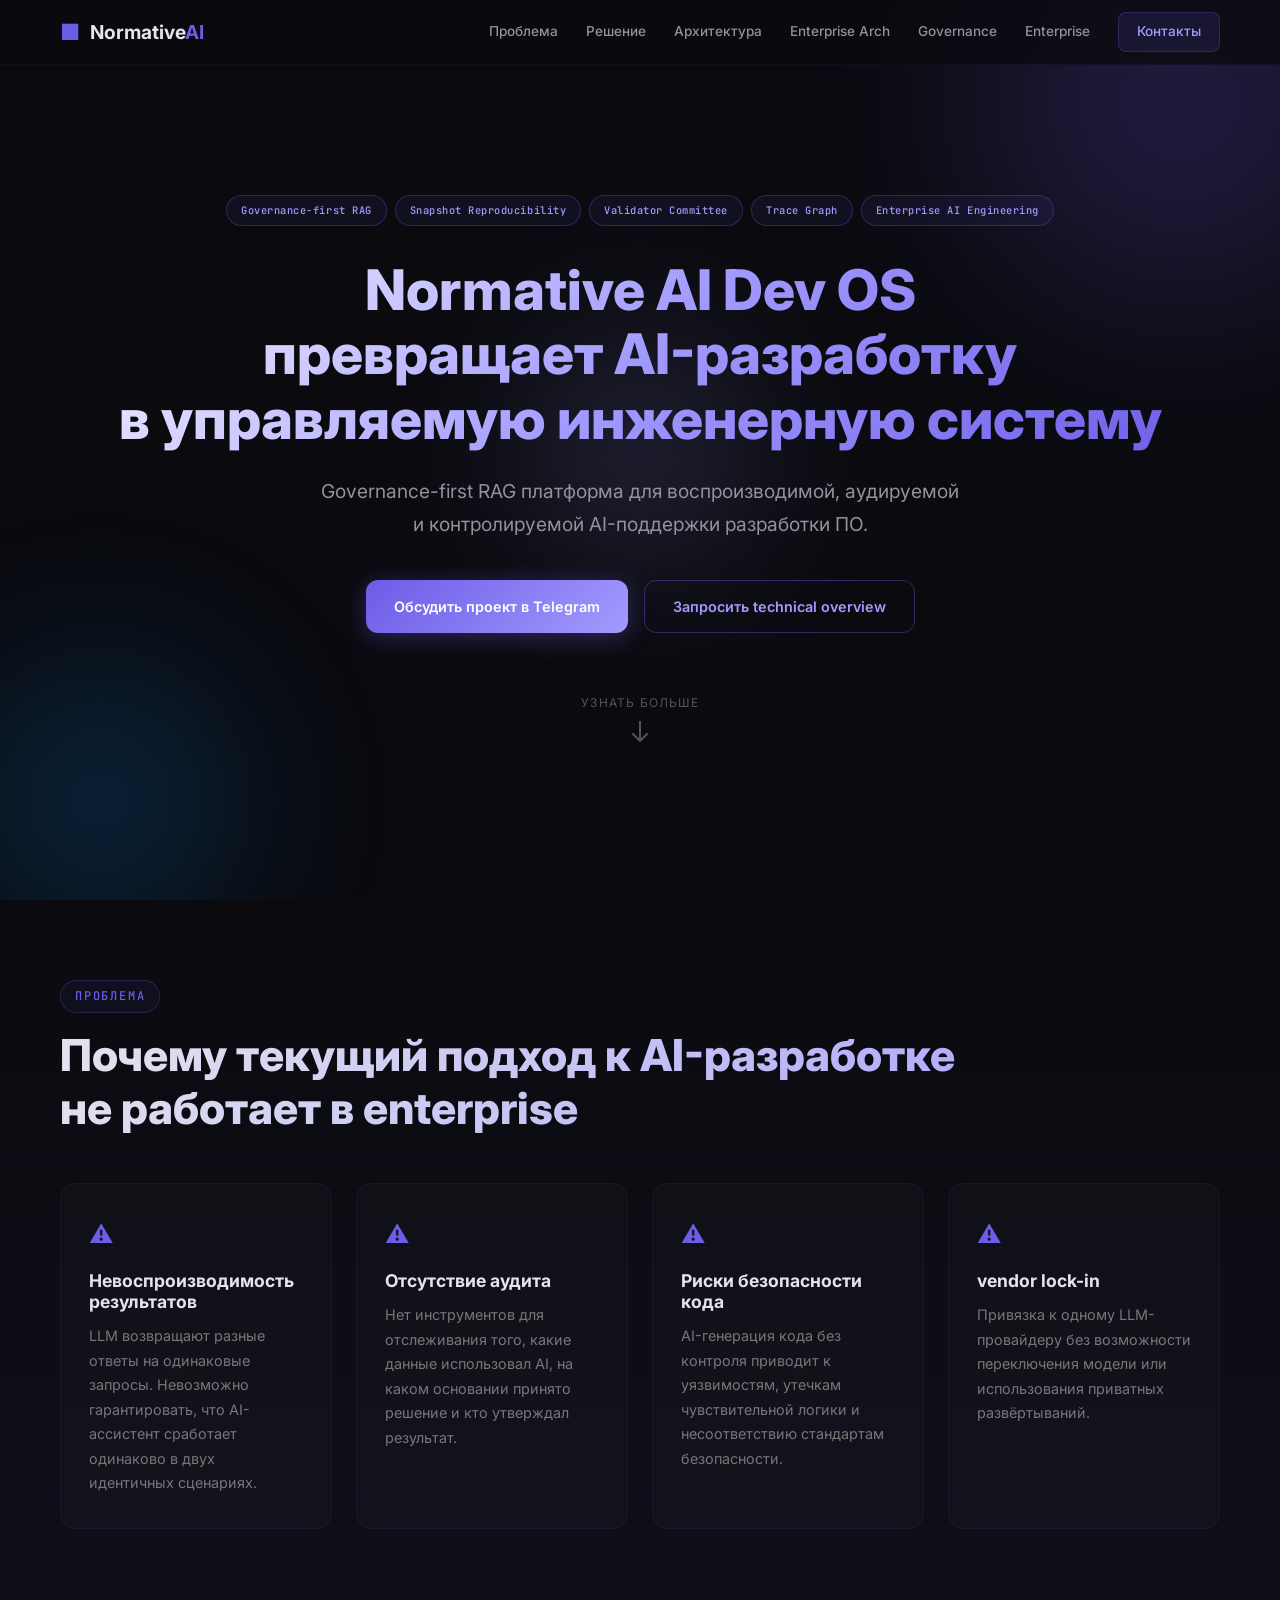
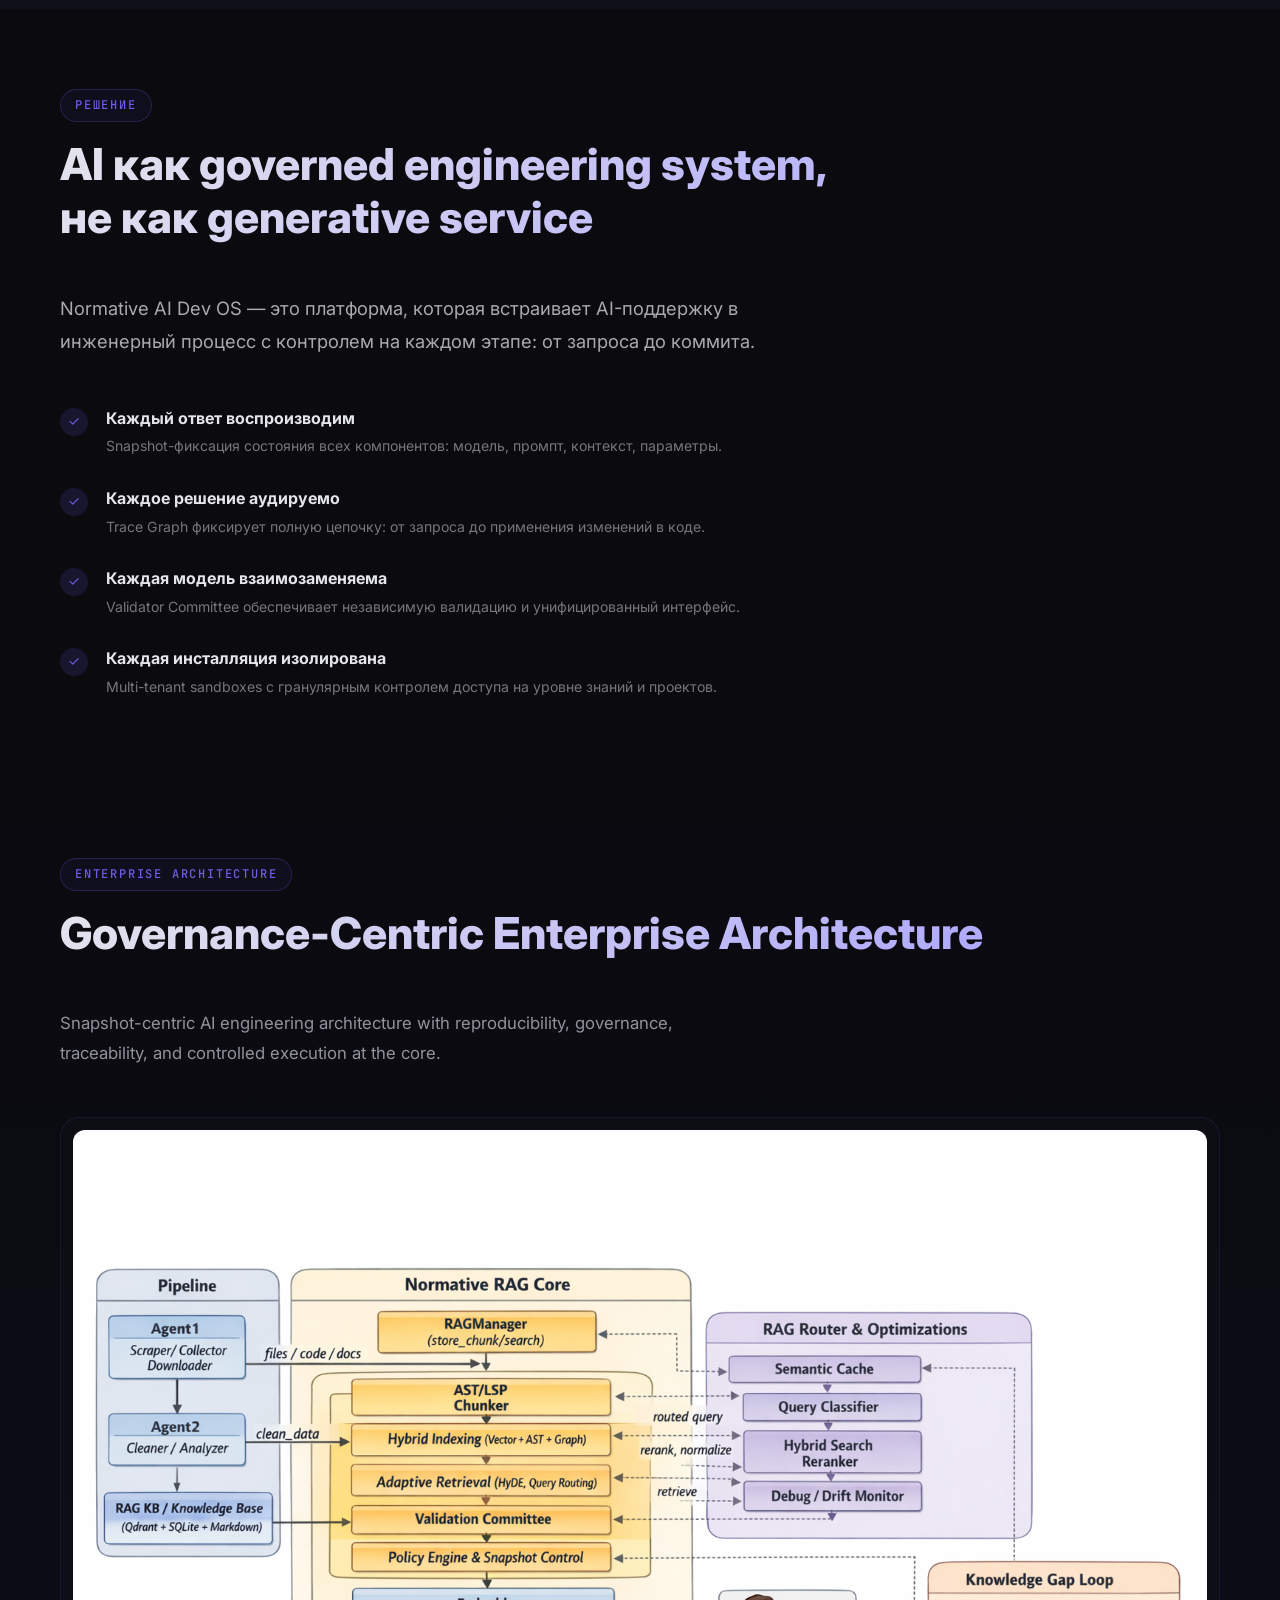
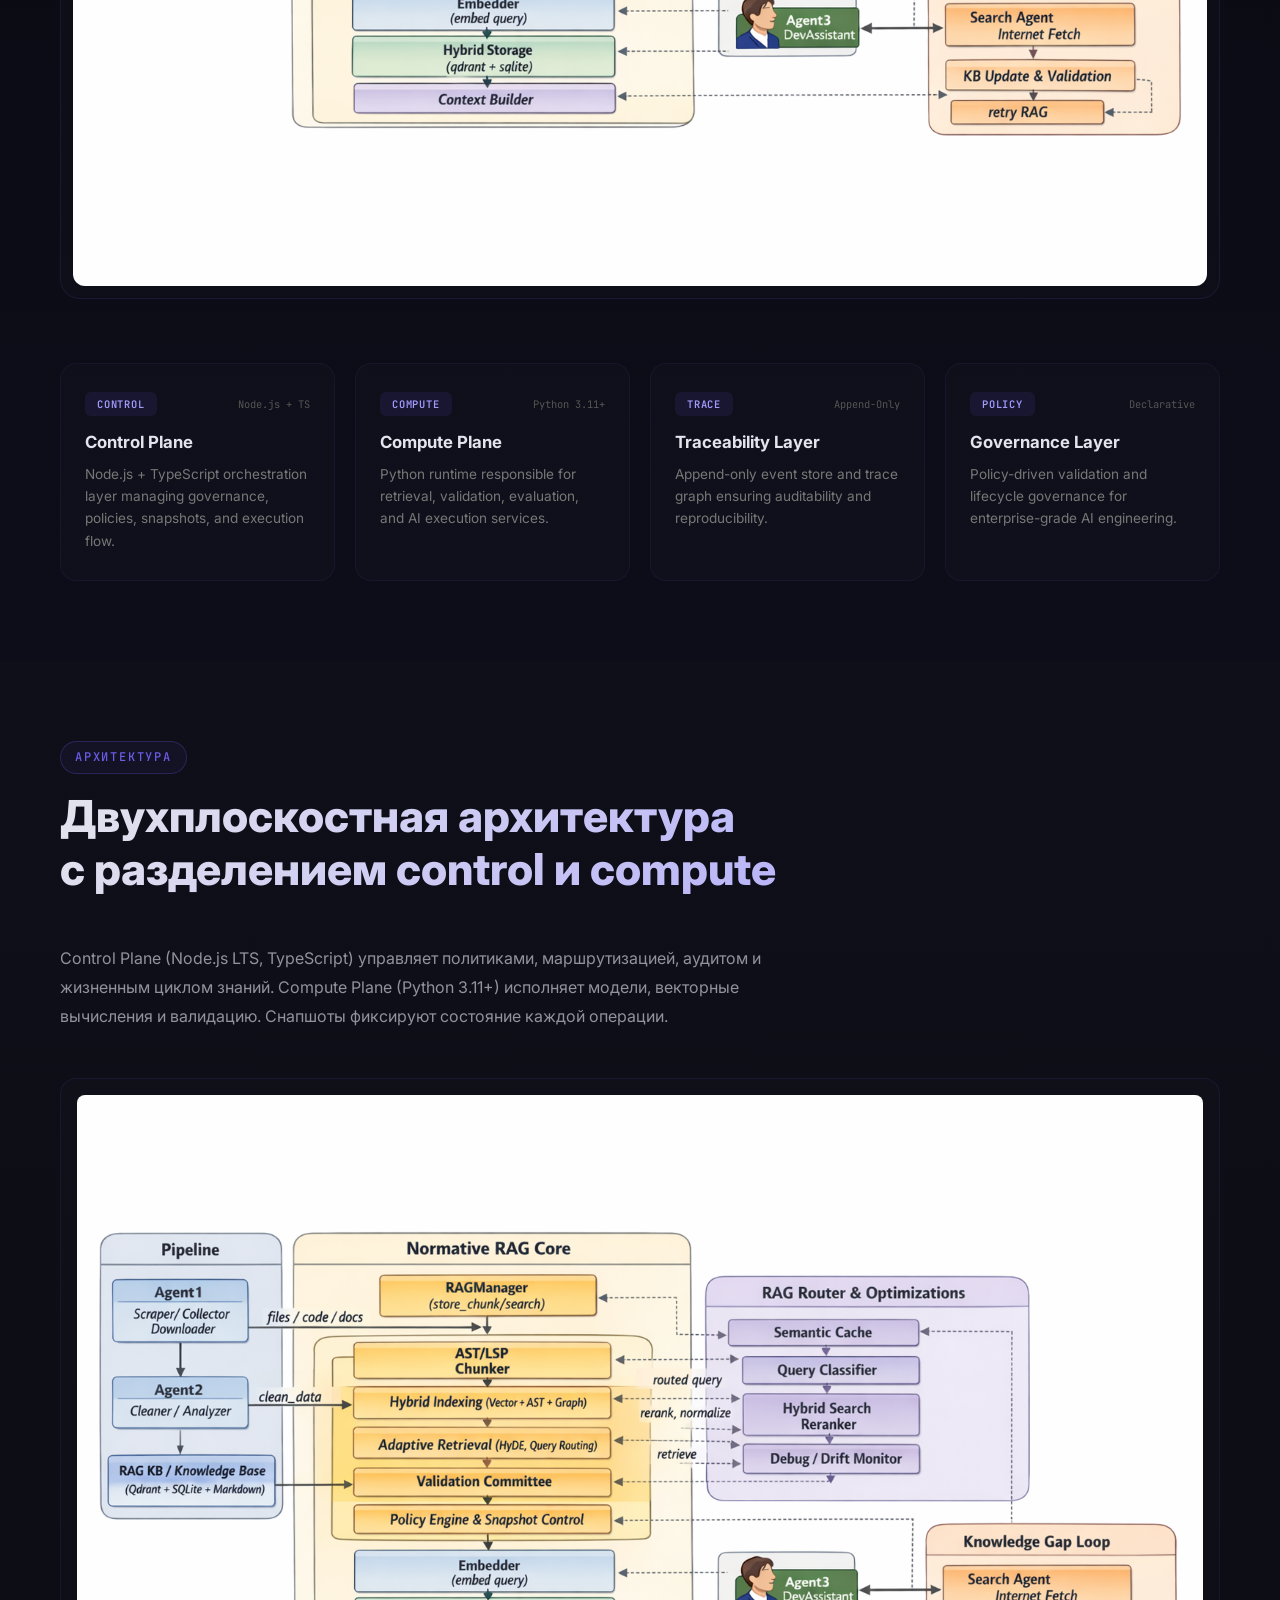
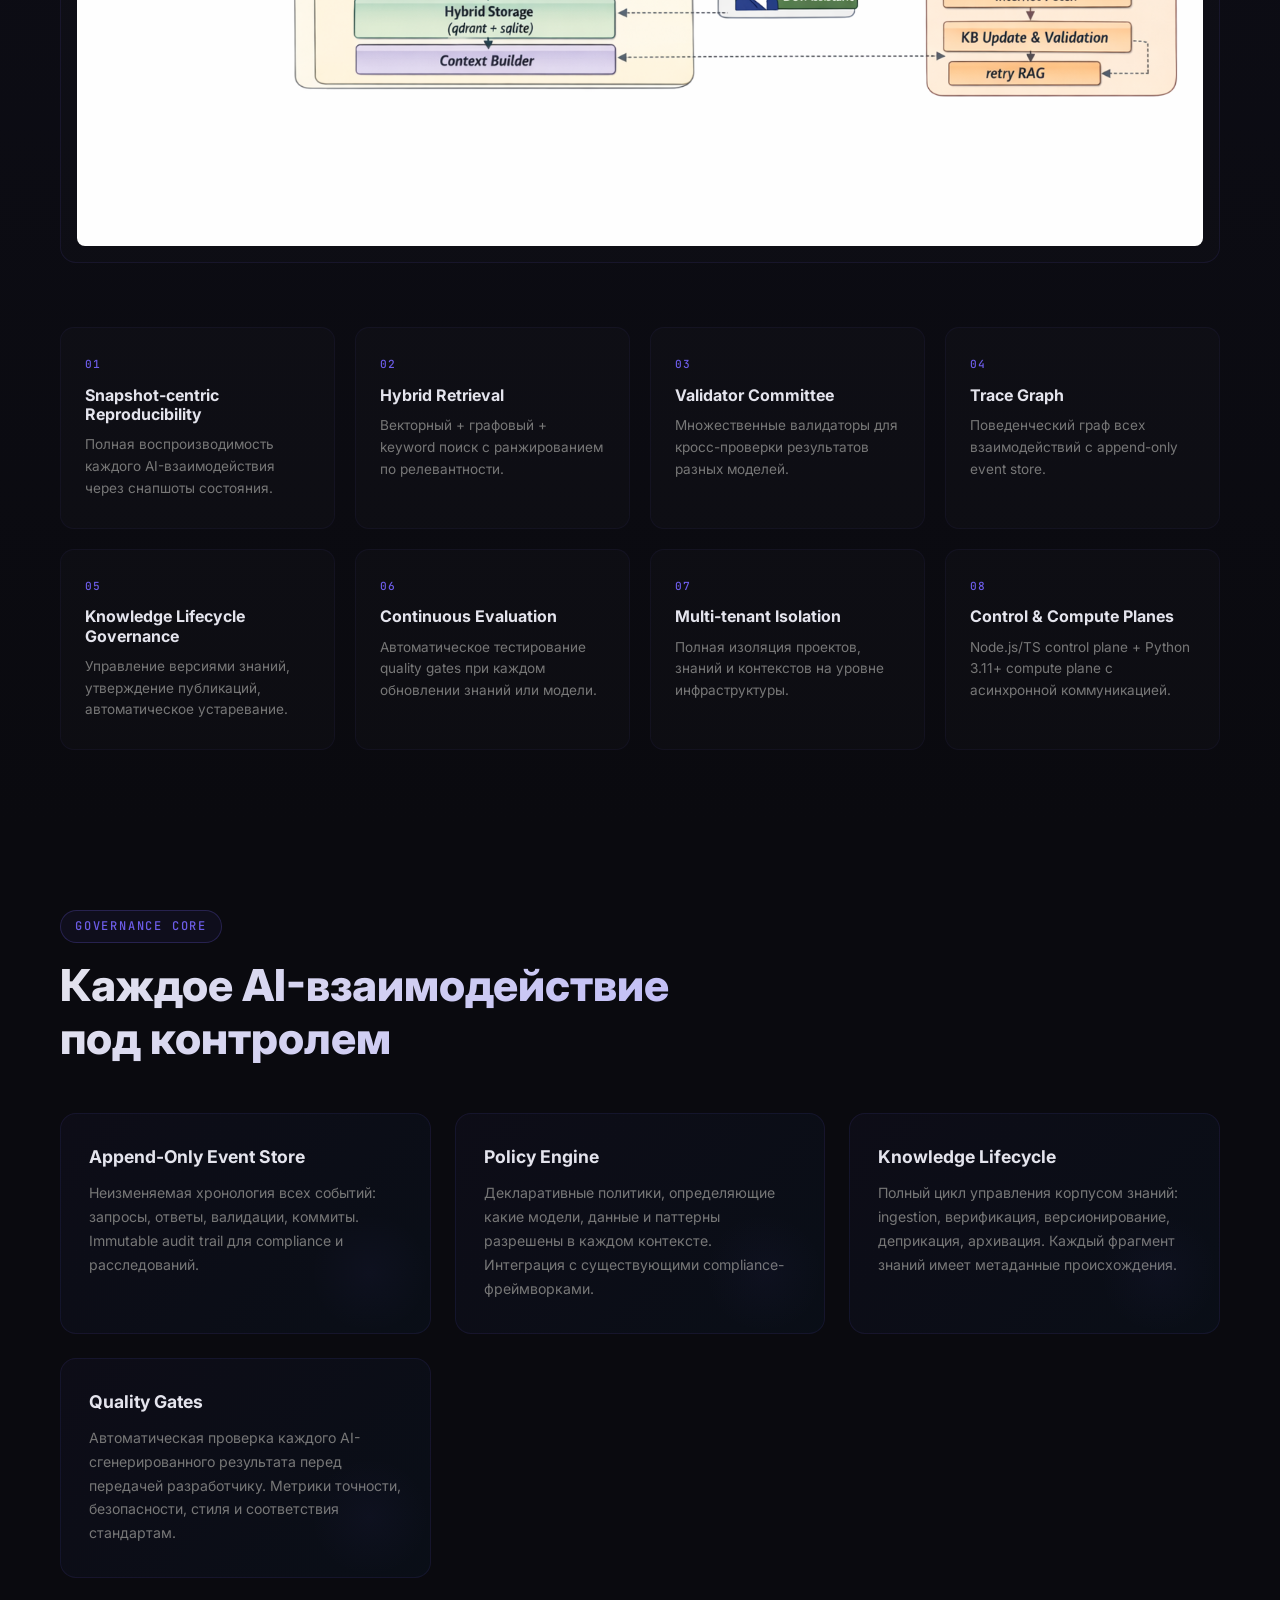
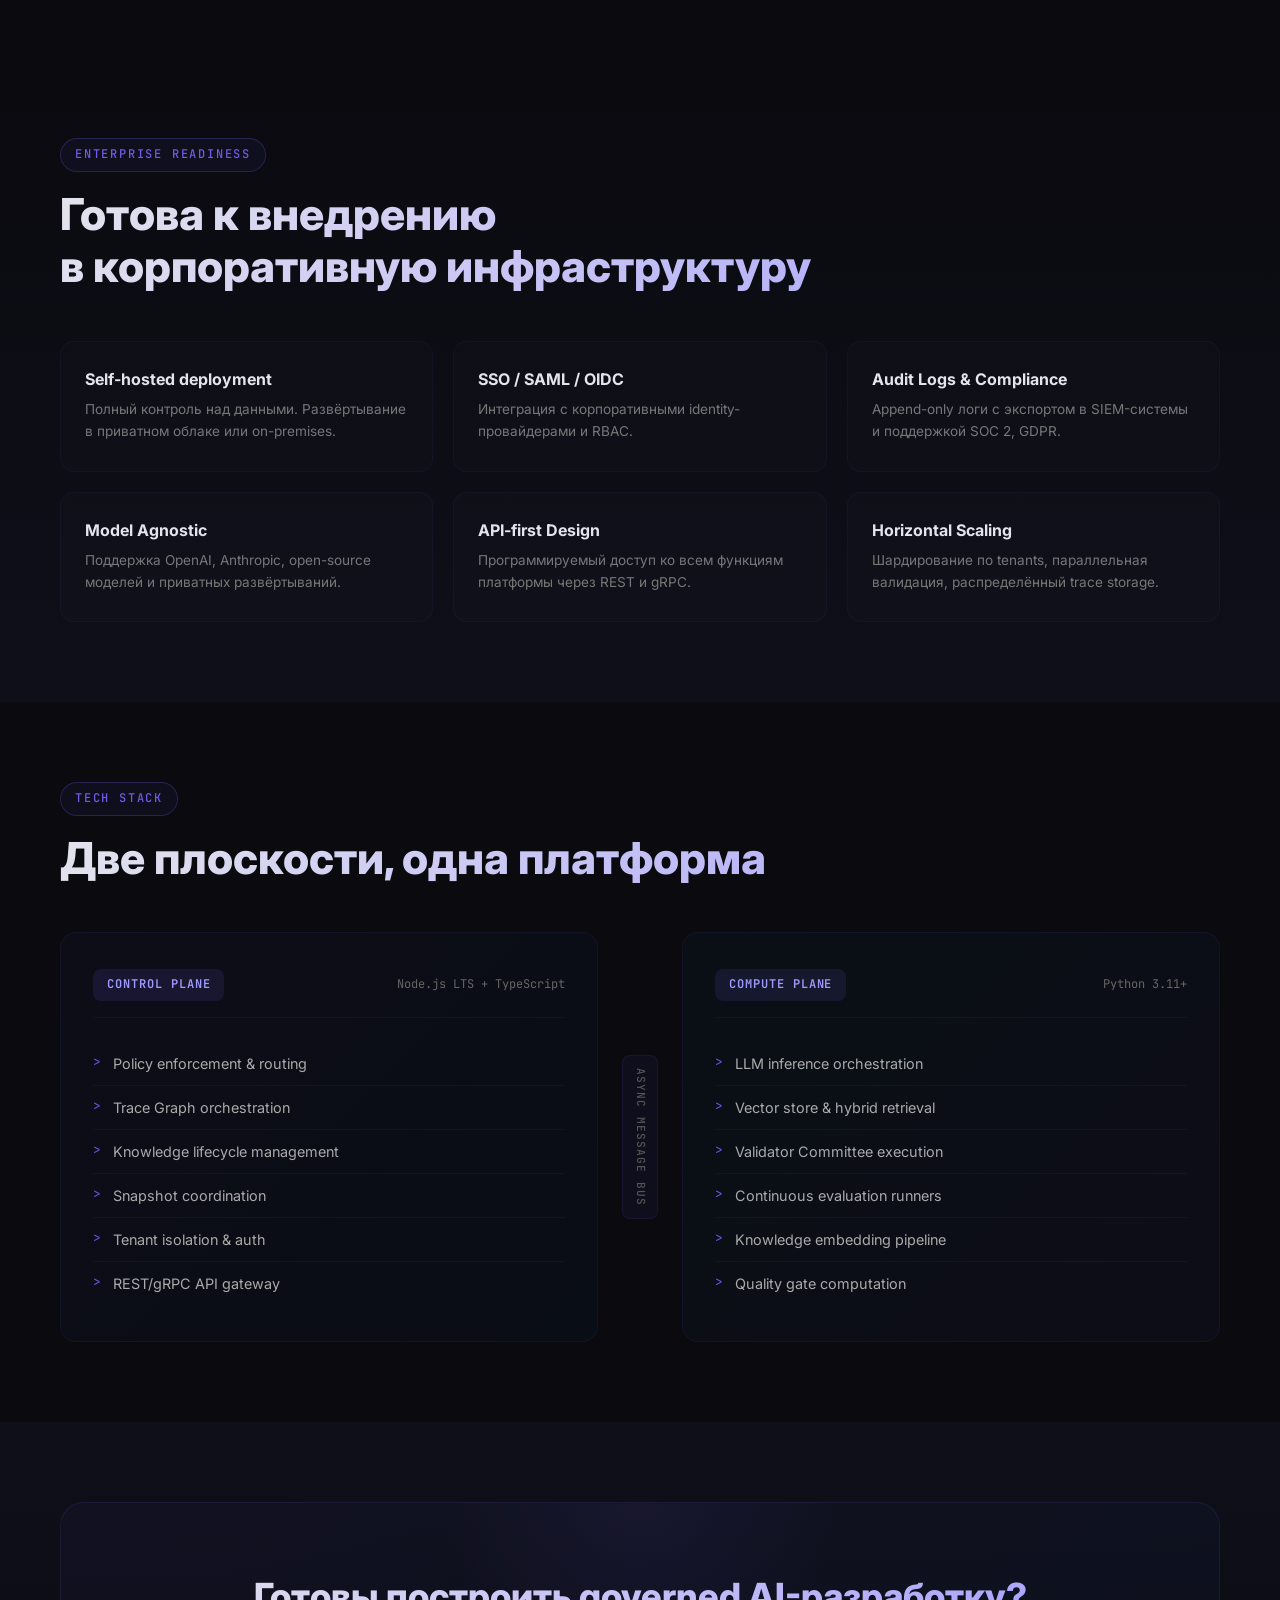
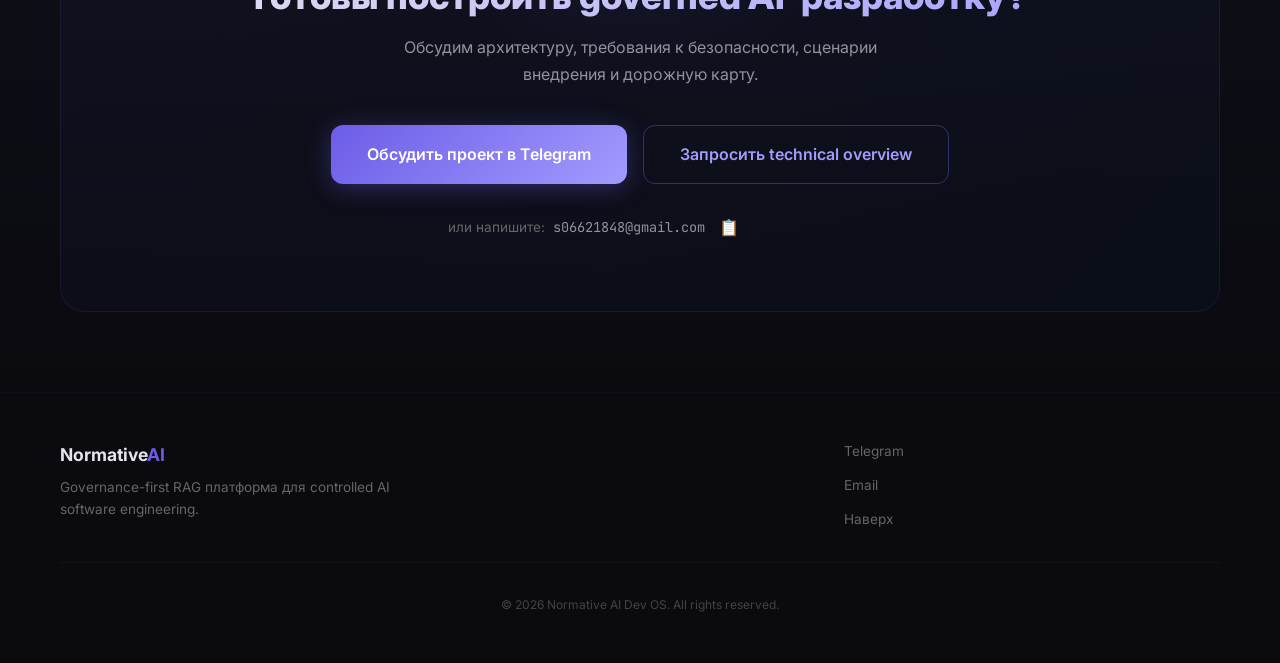
<file: index.html>
<!DOCTYPE html>
<html lang="ru">
<head>
  <meta charset="UTF-8">
  <meta name="viewport" content="width=device-width, initial-scale=1.0">
  <meta name="description" content="Normative AI Dev OS — Governance-first RAG платформа для воспроизводимой, аудируемой и контролируемой AI-поддержки разработки ПО.">
  <meta name="theme-color" content="#0a0a0f">
  <title>Normative AI Dev OS — Governance-first RAG платформа</title>
  <link rel="preconnect" href="https://fonts.googleapis.com">
  <link rel="preconnect" href="https://fonts.gstatic.com" crossorigin>
  <link href="https://fonts.googleapis.com/css2?family=Inter:wght@400;500;600;700;800&family=JetBrains+Mono:wght@400;500&display=swap" rel="stylesheet">
  <link rel="stylesheet" href="style.css">
</head>
<body>

  <header class="header">
    <div class="header__inner container">
      <a href="#" class="header__logo">
        <span class="header__logo-icon">&#9632;</span>
        <span class="header__logo-text">Normative<span class="text-accent">AI</span></span>
      </a>
      <nav class="header__nav" id="mainNav">
        <a href="#problem" class="header__link">Проблема</a>
        <a href="#solution" class="header__link">Решение</a>
        <a href="#architecture" class="header__link">Архитектура</a>
        <a href="#architecture-overview" class="header__link">Enterprise Arch</a>
        <a href="#governance" class="header__link">Governance</a>
        <a href="#enterprise" class="header__link">Enterprise</a>
        <a href="#cta" class="header__link header__link--cta">Контакты</a>
      </nav>
      <button class="header__burger" id="burgerBtn" aria-label="Меню">
        <span></span><span></span><span></span>
      </button>
    </div>
  </header>

  <main>
    <section class="hero" id="hero">
      <div class="hero__bg">
        <div class="hero__gradient hero__gradient--1"></div>
        <div class="hero__gradient hero__gradient--2"></div>
        <div class="hero__gradient hero__gradient--3"></div>
      </div>
      <div class="hero__inner container">
        <div class="hero__tags">
          <span class="tag">Governance-first RAG</span>
          <span class="tag">Snapshot Reproducibility</span>
          <span class="tag">Validator Committee</span>
          <span class="tag">Trace Graph</span>
          <span class="tag">Enterprise AI Engineering</span>
        </div>
        <h1 class="hero__title">Normative AI Dev OS<br>превращает AI-разработку<br>в управляемую инженерную систему</h1>
        <p class="hero__subtitle">Governance-first RAG платформа для воспроизводимой, аудируемой и контролируемой AI-поддержки разработки ПО.</p>
        <div class="hero__actions">
          <a href="https://t.me/logicGrid0" target="_blank" rel="noopener" class="btn btn--primary">Обсудить проект в Telegram</a>
          <a href="mailto:s06621848@gmail.com" class="btn btn--secondary">Запросить technical overview</a>
        </div>
        <div class="hero__scroll">
          <span>Узнать больше</span>
          <svg width="16" height="24" viewBox="0 0 16 24" fill="none"><path d="M8 0v20M1 13l7 7 7-7" stroke="currentColor" stroke-width="2" stroke-linecap="round" stroke-linejoin="round"/></svg>
        </div>
      </div>
    </section>

    <section class="problem" id="problem">
      <div class="container">
        <div class="section-label reveal">Проблема</div>
        <h2 class="section-title reveal">Почему текущий подход к AI-разработке<br>не работает в enterprise</h2>
        <div class="problem__grid">
          <div class="problem__card reveal">
            <div class="problem__icon">&#9888;</div>
            <h3>Невоспроизводимость результатов</h3>
            <p>LLM возвращают разные ответы на одинаковые запросы. Невозможно гарантировать, что AI-ассистент сработает одинаково в двух идентичных сценариях.</p>
          </div>
          <div class="problem__card reveal">
            <div class="problem__icon">&#9888;</div>
            <h3>Отсутствие аудита</h3>
            <p>Нет инструментов для отслеживания того, какие данные использовал AI, на каком основании принято решение и кто утверждал результат.</p>
          </div>
          <div class="problem__card reveal">
            <div class="problem__icon">&#9888;</div>
            <h3>Риски безопасности кода</h3>
            <p>AI-генерация кода без контроля приводит к уязвимостям, утечкам чувствительной логики и несоответствию стандартам безопасности.</p>
          </div>
          <div class="problem__card reveal">
            <div class="problem__icon">&#9888;</div>
            <h3>vendor lock-in</h3>
            <p>Привязка к одному LLM-провайдеру без возможности переключения модели или использования приватных развёртываний.</p>
          </div>
        </div>
      </div>
    </section>

    <section class="solution" id="solution">
      <div class="container">
        <div class="section-label reveal">Решение</div>
        <h2 class="section-title reveal">AI как governed engineering system,<br>не как generative service</h2>
        <div class="solution__content reveal">
          <p class="solution__lead">Normative AI Dev OS — это платформа, которая встраивает AI-поддержку в инженерный процесс с контролем на каждом этапе: от запроса до коммита.</p>
          <div class="solution__features">
            <div class="solution__feature reveal">
              <span class="solution__check">&#10003;</span>
              <div>
                <strong>Каждый ответ воспроизводим</strong>
                <p>Snapshot-фиксация состояния всех компонентов: модель, промпт, контекст, параметры.</p>
              </div>
            </div>
            <div class="solution__feature reveal">
              <span class="solution__check">&#10003;</span>
              <div>
                <strong>Каждое решение аудируемо</strong>
                <p>Trace Graph фиксирует полную цепочку: от запроса до применения изменений в коде.</p>
              </div>
            </div>
            <div class="solution__feature reveal">
              <span class="solution__check">&#10003;</span>
              <div>
                <strong>Каждая модель взаимозаменяема</strong>
                <p>Validator Committee обеспечивает независимую валидацию и унифицированный интерфейс.</p>
              </div>
            </div>
            <div class="solution__feature reveal">
              <span class="solution__check">&#10003;</span>
              <div>
                <strong>Каждая инсталляция изолирована</strong>
                <p>Multi-tenant sandboxes с гранулярным контролем доступа на уровне знаний и проектов.</p>
              </div>
            </div>
          </div>
        </div>
      </div>
    </section>

    <section class="architecture-overview" id="architecture-overview">
      <div class="container">
        <div class="section-label reveal">Enterprise Architecture</div>
        <h2 class="section-title reveal">Governance-Centric Enterprise Architecture</h2>
        <p class="architecture-overview__subtitle reveal">Snapshot-centric AI engineering architecture with reproducibility, governance, traceability, and controlled execution at the core.</p>

        <div class="architecture-overview__visual reveal">
          <div class="architecture-overview__glow"></div>
          <img src="public/images/normative-ai-dev-os-architecture.png" alt="Normative AI Dev OS Governance-Centric Architecture" class="architecture-overview__img" loading="lazy">
        </div>

        <div class="architecture-overview__cards">
          <div class="architecture-overview__card reveal">
            <div class="architecture-overview__card-accent"></div>
            <div class="architecture-overview__card-header">
              <span class="architecture-overview__card-badge">Control</span>
              <span class="architecture-overview__card-tech">Node.js + TS</span>
            </div>
            <h3 class="architecture-overview__card-title">Control Plane</h3>
            <p class="architecture-overview__card-desc">Node.js + TypeScript orchestration layer managing governance, policies, snapshots, and execution flow.</p>
          </div>

          <div class="architecture-overview__card reveal">
            <div class="architecture-overview__card-accent"></div>
            <div class="architecture-overview__card-header">
              <span class="architecture-overview__card-badge">Compute</span>
              <span class="architecture-overview__card-tech">Python 3.11+</span>
            </div>
            <h3 class="architecture-overview__card-title">Compute Plane</h3>
            <p class="architecture-overview__card-desc">Python runtime responsible for retrieval, validation, evaluation, and AI execution services.</p>
          </div>

          <div class="architecture-overview__card reveal">
            <div class="architecture-overview__card-accent"></div>
            <div class="architecture-overview__card-header">
              <span class="architecture-overview__card-badge">Trace</span>
              <span class="architecture-overview__card-tech">Append-Only</span>
            </div>
            <h3 class="architecture-overview__card-title">Traceability Layer</h3>
            <p class="architecture-overview__card-desc">Append-only event store and trace graph ensuring auditability and reproducibility.</p>
          </div>

          <div class="architecture-overview__card reveal">
            <div class="architecture-overview__card-accent"></div>
            <div class="architecture-overview__card-header">
              <span class="architecture-overview__card-badge">Policy</span>
              <span class="architecture-overview__card-tech">Declarative</span>
            </div>
            <h3 class="architecture-overview__card-title">Governance Layer</h3>
            <p class="architecture-overview__card-desc">Policy-driven validation and lifecycle governance for enterprise-grade AI engineering.</p>
          </div>
        </div>
      </div>
    </section>

    <section class="architecture" id="architecture">
      <div class="container">
        <div class="section-label reveal">Архитектура</div>
        <h2 class="section-title reveal">Двухплоскостная архитектура<br>с разделением control и compute</h2>
        <p class="architecture__desc reveal">Control Plane (Node.js LTS, TypeScript) управляет политиками, маршрутизацией, аудитом и жизненным циклом знаний. Compute Plane (Python 3.11+) исполняет модели, векторные вычисления и валидацию. Снапшоты фиксируют состояние каждой операции.</p>
        <div class="architecture__visual reveal">
          <img src="public/images/normative-ai-dev-os-architecture.png" alt="Normative AI Dev OS Architecture Diagram" class="architecture__img" loading="lazy">
        </div>
        <div class="architecture__pillars">
          <div class="pillar reveal">
            <span class="pillar__num">01</span>
            <h4>Snapshot-centric Reproducibility</h4>
            <p>Полная воспроизводимость каждого AI-взаимодействия через снапшоты состояния.</p>
          </div>
          <div class="pillar reveal">
            <span class="pillar__num">02</span>
            <h4>Hybrid Retrieval</h4>
            <p>Векторный + графовый + keyword поиск с ранжированием по релевантности.</p>
          </div>
          <div class="pillar reveal">
            <span class="pillar__num">03</span>
            <h4>Validator Committee</h4>
            <p>Множественные валидаторы для кросс-проверки результатов разных моделей.</p>
          </div>
          <div class="pillar reveal">
            <span class="pillar__num">04</span>
            <h4>Trace Graph</h4>
            <p>Поведенческий граф всех взаимодействий с append-only event store.</p>
          </div>
          <div class="pillar reveal">
            <span class="pillar__num">05</span>
            <h4>Knowledge Lifecycle Governance</h4>
            <p>Управление версиями знаний, утверждение публикаций, автоматическое устаревание.</p>
          </div>
          <div class="pillar reveal">
            <span class="pillar__num">06</span>
            <h4>Continuous Evaluation</h4>
            <p>Автоматическое тестирование quality gates при каждом обновлении знаний или модели.</p>
          </div>
          <div class="pillar reveal">
            <span class="pillar__num">07</span>
            <h4>Multi-tenant Isolation</h4>
            <p>Полная изоляция проектов, знаний и контекстов на уровне инфраструктуры.</p>
          </div>
          <div class="pillar reveal">
            <span class="pillar__num">08</span>
            <h4>Control &amp; Compute Planes</h4>
            <p>Node.js/TS control plane + Python 3.11+ compute plane с асинхронной коммуникацией.</p>
          </div>
        </div>
      </div>
    </section>

    <section class="governance" id="governance">
      <div class="container">
        <div class="section-label reveal">Governance Core</div>
        <h2 class="section-title reveal">Каждое AI-взаимодействие<br>под контролем</h2>
        <div class="governance__grid">
          <div class="governance__card reveal">
            <h3>Append-Only Event Store</h3>
            <p>Неизменяемая хронология всех событий: запросы, ответы, валидации, коммиты. Immutable audit trail для compliance и расследований.</p>
          </div>
          <div class="governance__card reveal">
            <h3>Policy Engine</h3>
            <p>Декларативные политики, определяющие какие модели, данные и паттерны разрешены в каждом контексте. Интеграция с существующими compliance-фреймворками.</p>
          </div>
          <div class="governance__card reveal">
            <h3>Knowledge Lifecycle</h3>
            <p>Полный цикл управления корпусом знаний: ingestion, верификация, версионирование, деприкация, архивация. Каждый фрагмент знаний имеет метаданные происхождения.</p>
          </div>
          <div class="governance__card reveal">
            <h3>Quality Gates</h3>
            <p>Автоматическая проверка каждого AI-сгенерированного результата перед передачей разработчику. Метрики точности, безопасности, стиля и соответствия стандартам.</p>
          </div>
        </div>
      </div>
    </section>

    <section class="enterprise" id="enterprise">
      <div class="container">
        <div class="section-label reveal">Enterprise Readiness</div>
        <h2 class="section-title reveal">Готова к внедрению<br>в корпоративную инфраструктуру</h2>
        <div class="enterprise__grid">
          <div class="enterprise__item reveal">
            <h4>Self-hosted deployment</h4>
            <p>Полный контроль над данными. Развёртывание в приватном облаке или on-premises.</p>
          </div>
          <div class="enterprise__item reveal">
            <h4>SSO / SAML / OIDC</h4>
            <p>Интеграция с корпоративными identity-провайдерами и RBAC.</p>
          </div>
          <div class="enterprise__item reveal">
            <h4>Audit Logs &amp; Compliance</h4>
            <p>Append-only логи с экспортом в SIEM-системы и поддержкой SOC 2, GDPR.</p>
          </div>
          <div class="enterprise__item reveal">
            <h4>Model Agnostic</h4>
            <p>Поддержка OpenAI, Anthropic, open-source моделей и приватных развёртываний.</p>
          </div>
          <div class="enterprise__item reveal">
            <h4>API-first Design</h4>
            <p>Программируемый доступ ко всем функциям платформы через REST и gRPC.</p>
          </div>
          <div class="enterprise__item reveal">
            <h4>Horizontal Scaling</h4>
            <p>Шардирование по tenants, параллельная валидация, распределённый trace storage.</p>
          </div>
        </div>
      </div>
    </section>

    <section class="blocks" id="blocks">
      <div class="container">
        <div class="section-label reveal">Tech Stack</div>
        <h2 class="section-title reveal">Две плоскости, одна платформа</h2>
        <div class="blocks__wrapper">
          <div class="blocks__plane blocks__plane--control reveal">
            <div class="blocks__plane-header">
              <span class="blocks__badge">Control Plane</span>
              <span class="blocks__tech">Node.js LTS + TypeScript</span>
            </div>
            <ul class="blocks__list">
              <li>Policy enforcement &amp; routing</li>
              <li>Trace Graph orchestration</li>
              <li>Knowledge lifecycle management</li>
              <li>Snapshot coordination</li>
              <li>Tenant isolation &amp; auth</li>
              <li>REST/gRPC API gateway</li>
            </ul>
          </div>
          <div class="blocks__divider reveal">
            <span>Async Message Bus</span>
          </div>
          <div class="blocks__plane blocks__plane--compute reveal">
            <div class="blocks__plane-header">
              <span class="blocks__badge">Compute Plane</span>
              <span class="blocks__tech">Python 3.11+</span>
            </div>
            <ul class="blocks__list">
              <li>LLM inference orchestration</li>
              <li>Vector store &amp; hybrid retrieval</li>
              <li>Validator Committee execution</li>
              <li>Continuous evaluation runners</li>
              <li>Knowledge embedding pipeline</li>
              <li>Quality gate computation</li>
            </ul>
          </div>
        </div>
      </div>
    </section>

    <section class="cta" id="cta">
      <div class="container">
        <div class="cta__card reveal">
          <div class="cta__glow"></div>
          <h2 class="cta__title">Готовы построить governed AI-разработку?</h2>
          <p class="cta__text">Обсудим архитектуру, требования к безопасности, сценарии внедрения и дорожную карту.</p>
          <div class="cta__actions">
            <a href="https://t.me/logicGrid0" target="_blank" rel="noopener" class="btn btn--primary btn--lg">Обсудить проект в Telegram</a>
            <a href="mailto:s06621848@gmail.com" class="btn btn--secondary btn--lg">Запросить technical overview</a>
          </div>
          <p class="cta__email" id="ctaEmail">
            <span class="cta__email-label">или напишите:</span>
            <span class="cta__email-addr">s06621848@gmail.com</span>
            <button class="cta__copy" id="copyEmailBtn" aria-label="Копировать email">&#128203;</button>
            <span class="cta__copied" id="copiedHint">Скопировано</span>
          </p>
        </div>
      </div>
    </section>
  </main>

  <footer class="footer">
    <div class="container footer__inner">
      <div class="footer__brand">
        <span class="footer__logo">Normative<span class="text-accent">AI</span></span>
        <p class="footer__tagline">Governance-first RAG платформа для controlled AI software engineering.</p>
      </div>
      <div class="footer__links">
        <a href="https://t.me/logicGrid0" target="_blank" rel="noopener">Telegram</a>
        <a href="mailto:s06621848@gmail.com">Email</a>
        <a href="#hero">Наверх</a>
      </div>
      <div class="footer__copy">
        &copy; 2026 Normative AI Dev OS. All rights reserved.
      </div>
    </div>
  </footer>

  <script src="script.js"></script>
</body>
</html>
</file>
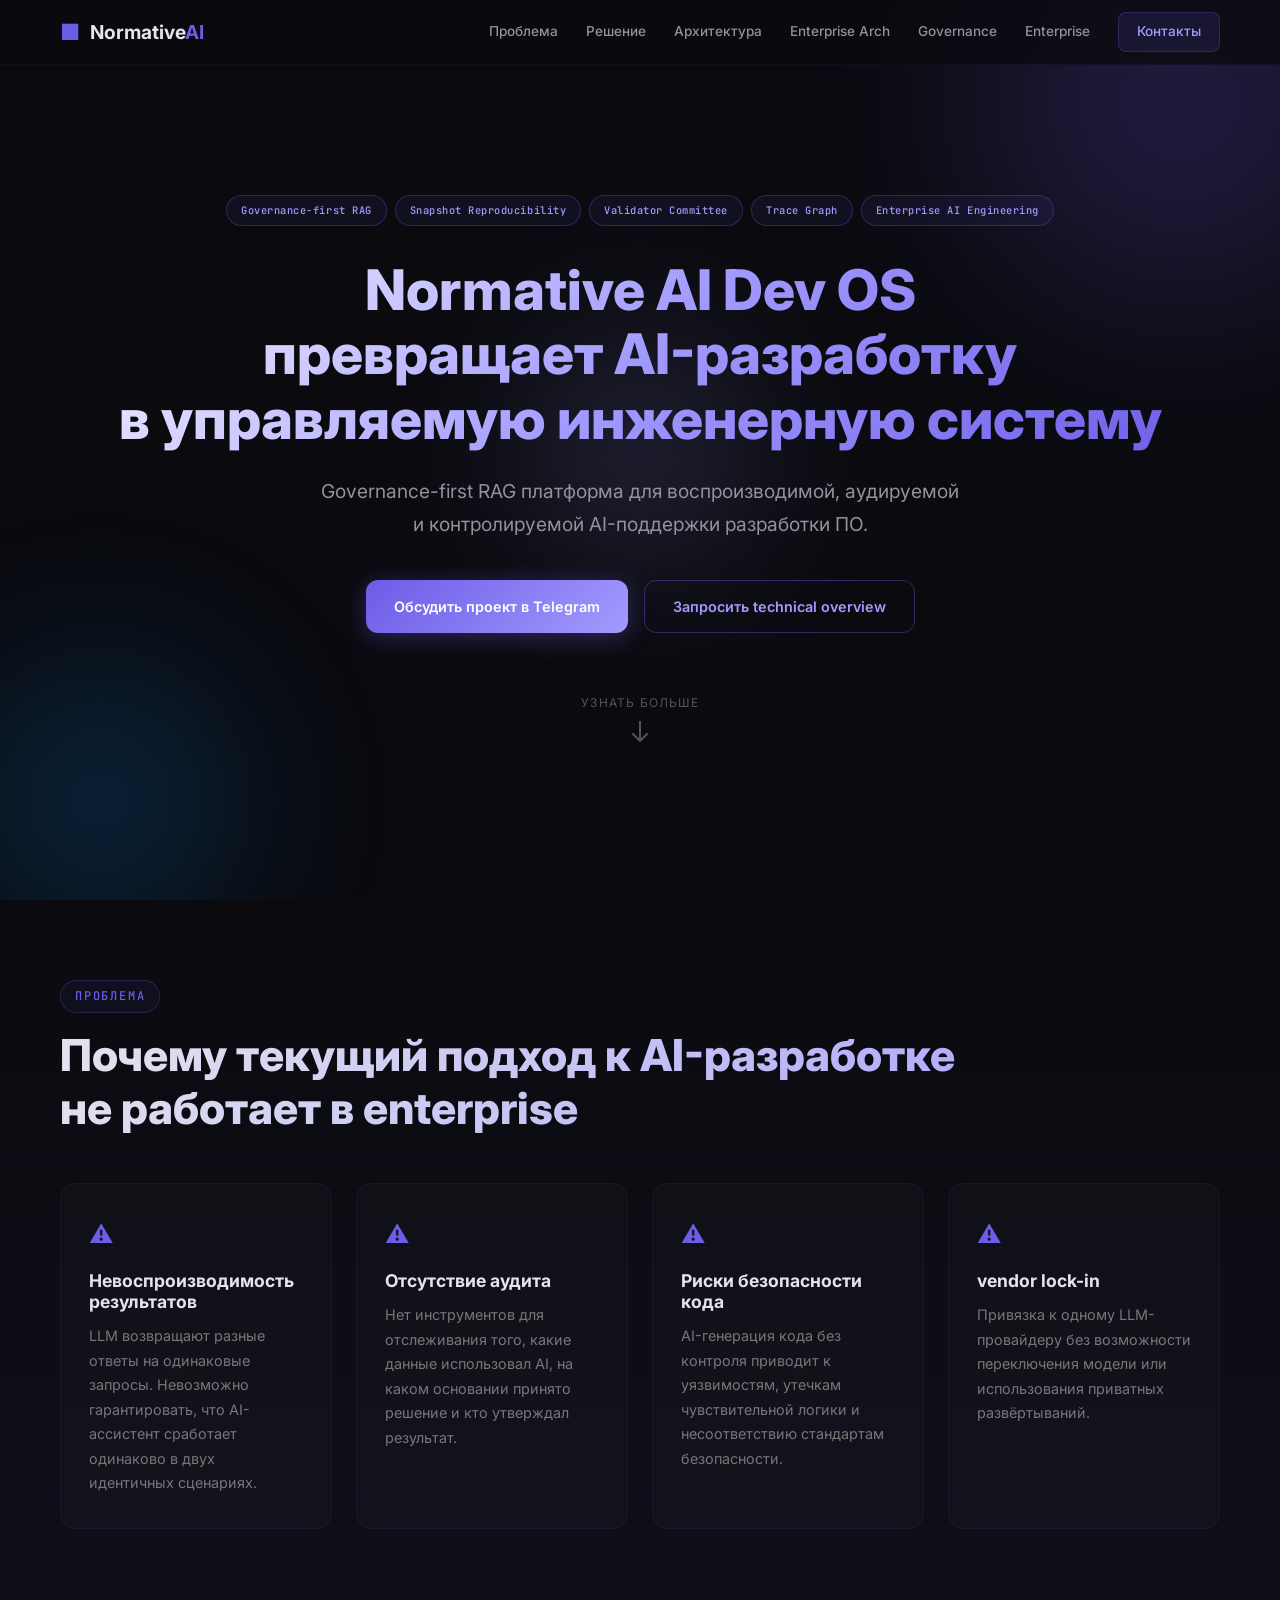
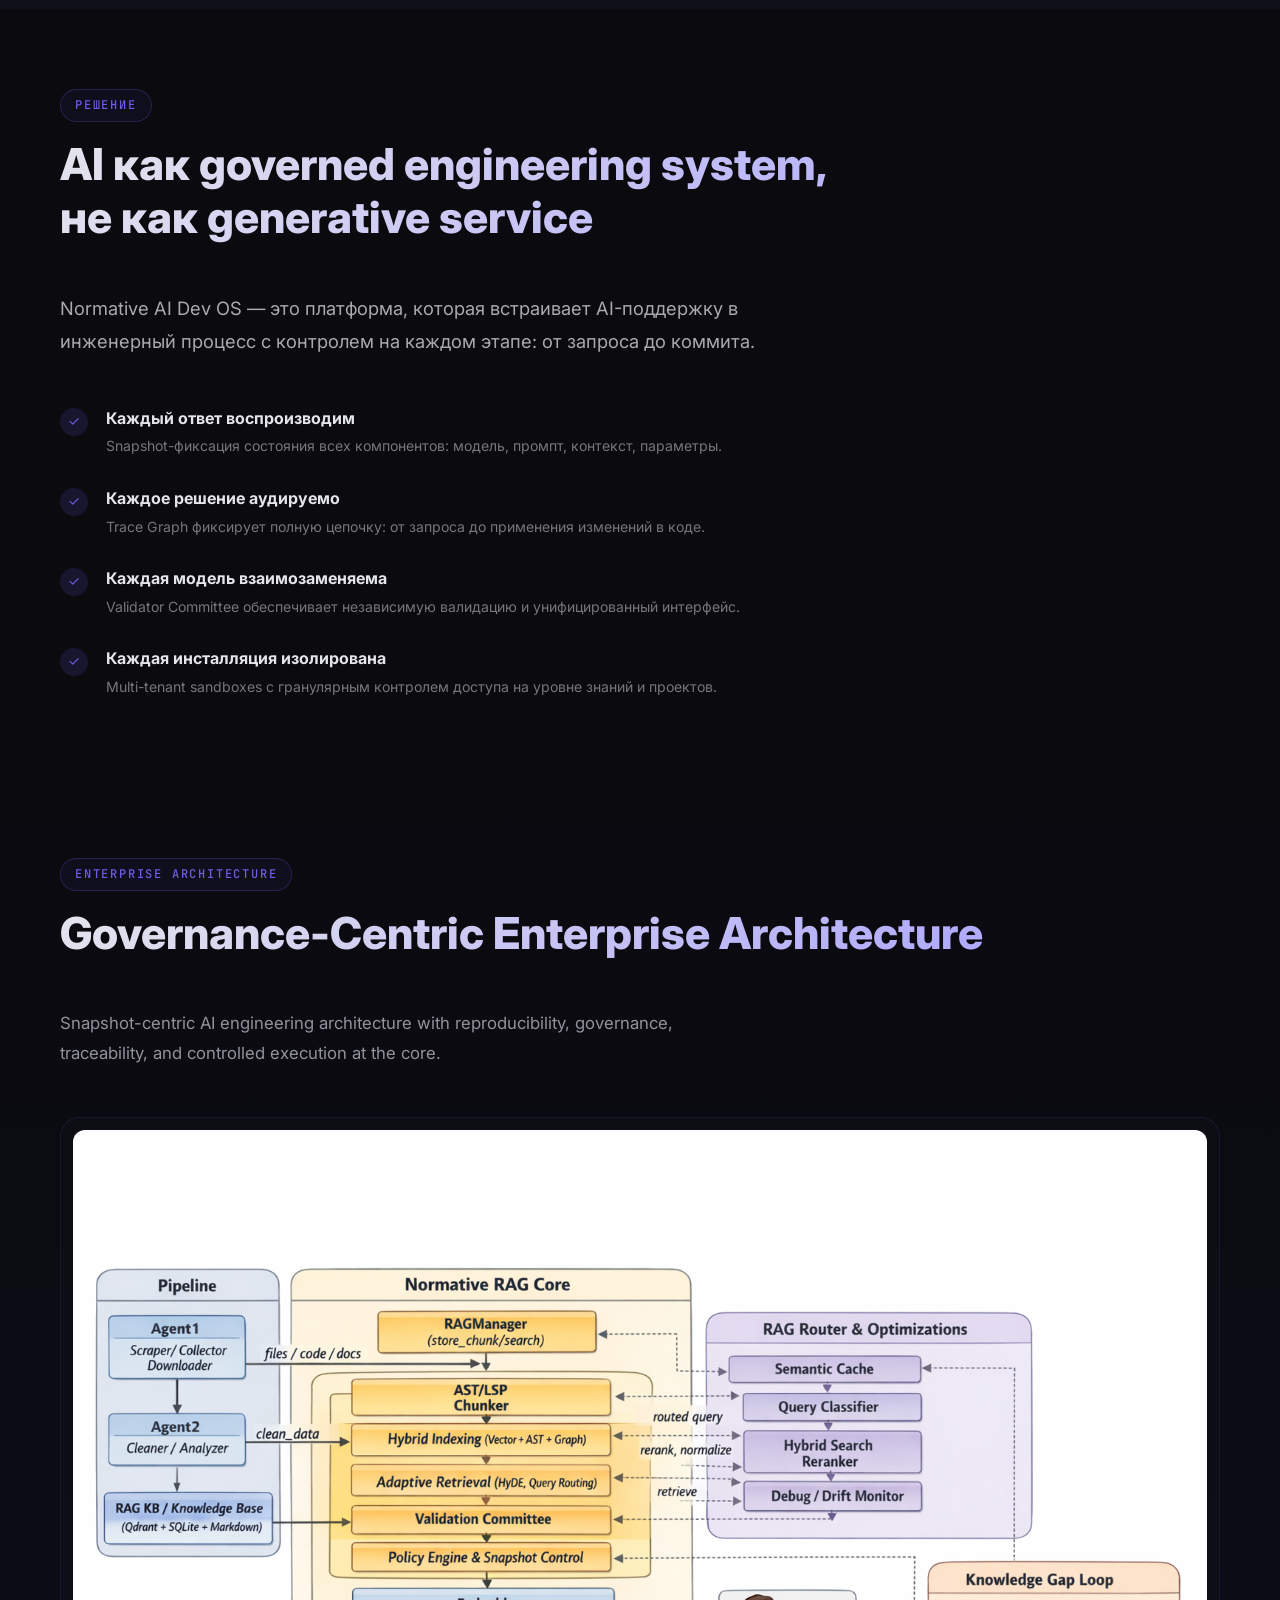
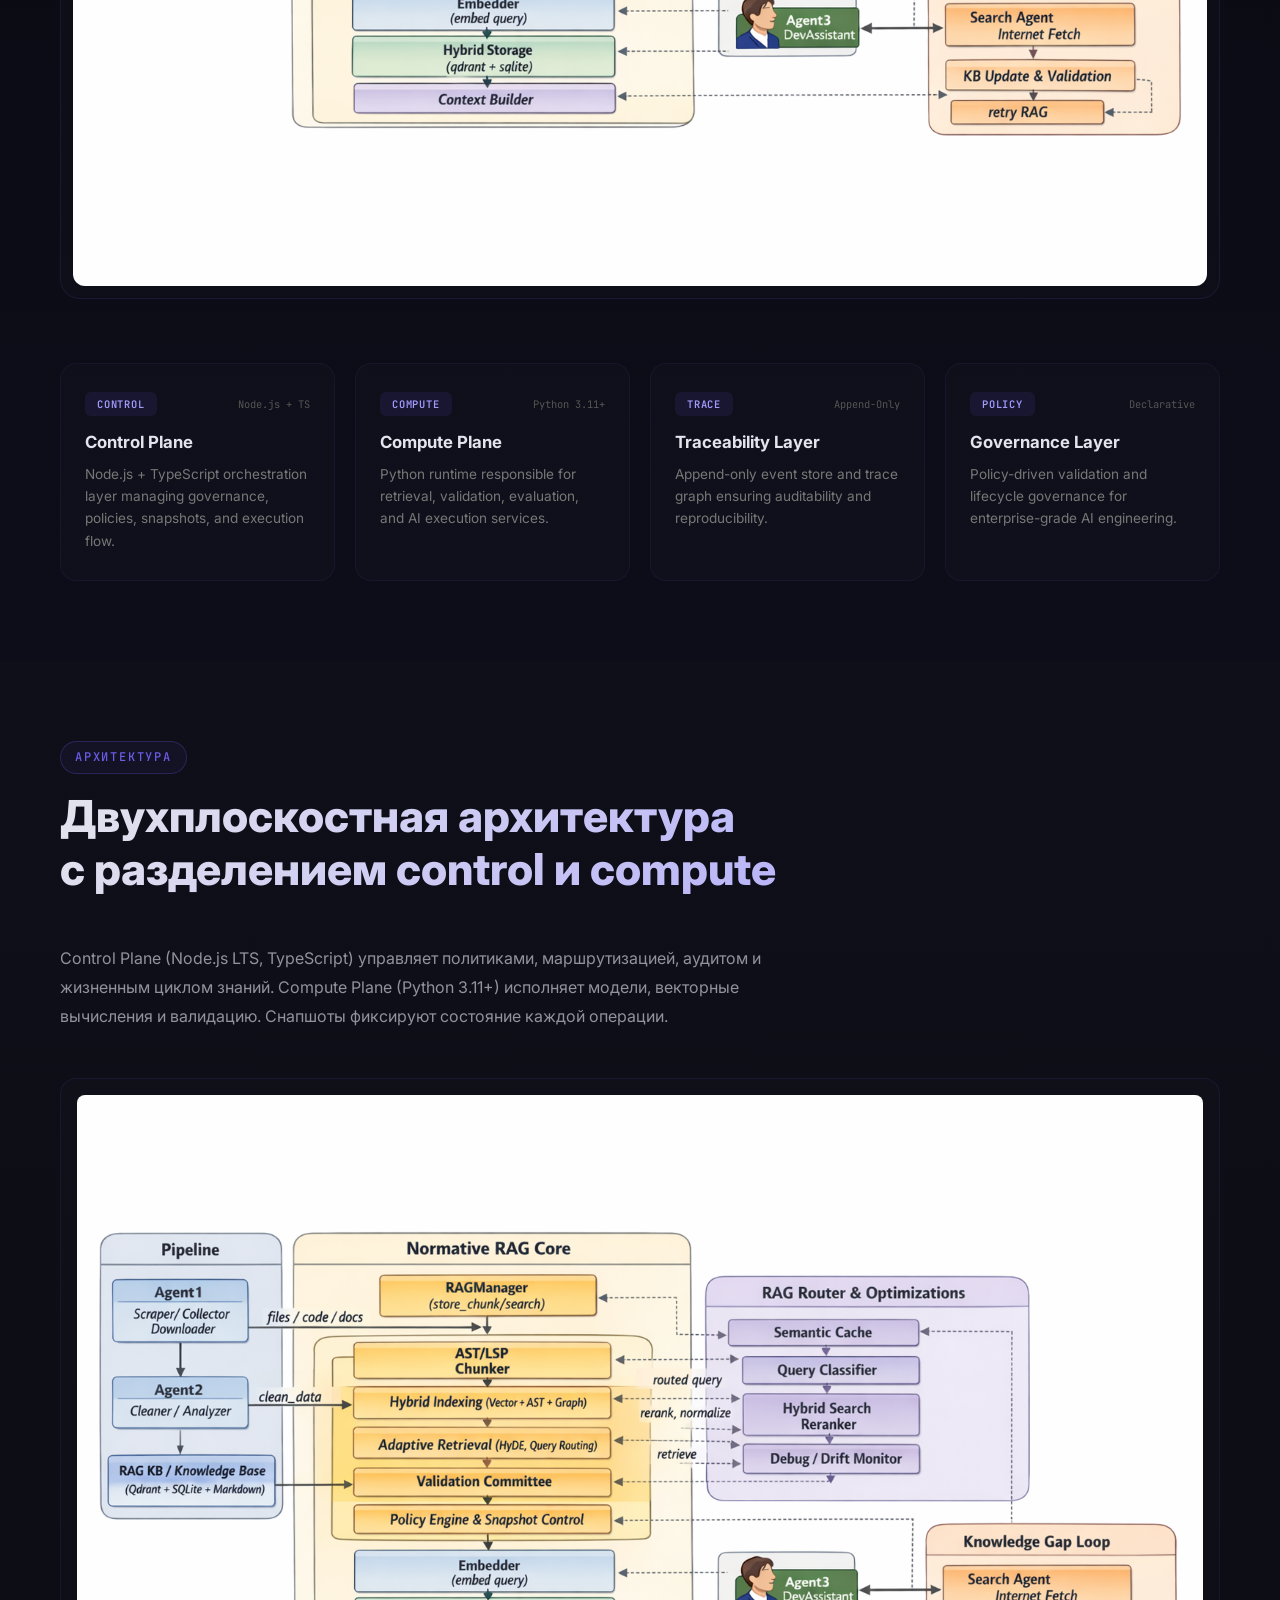
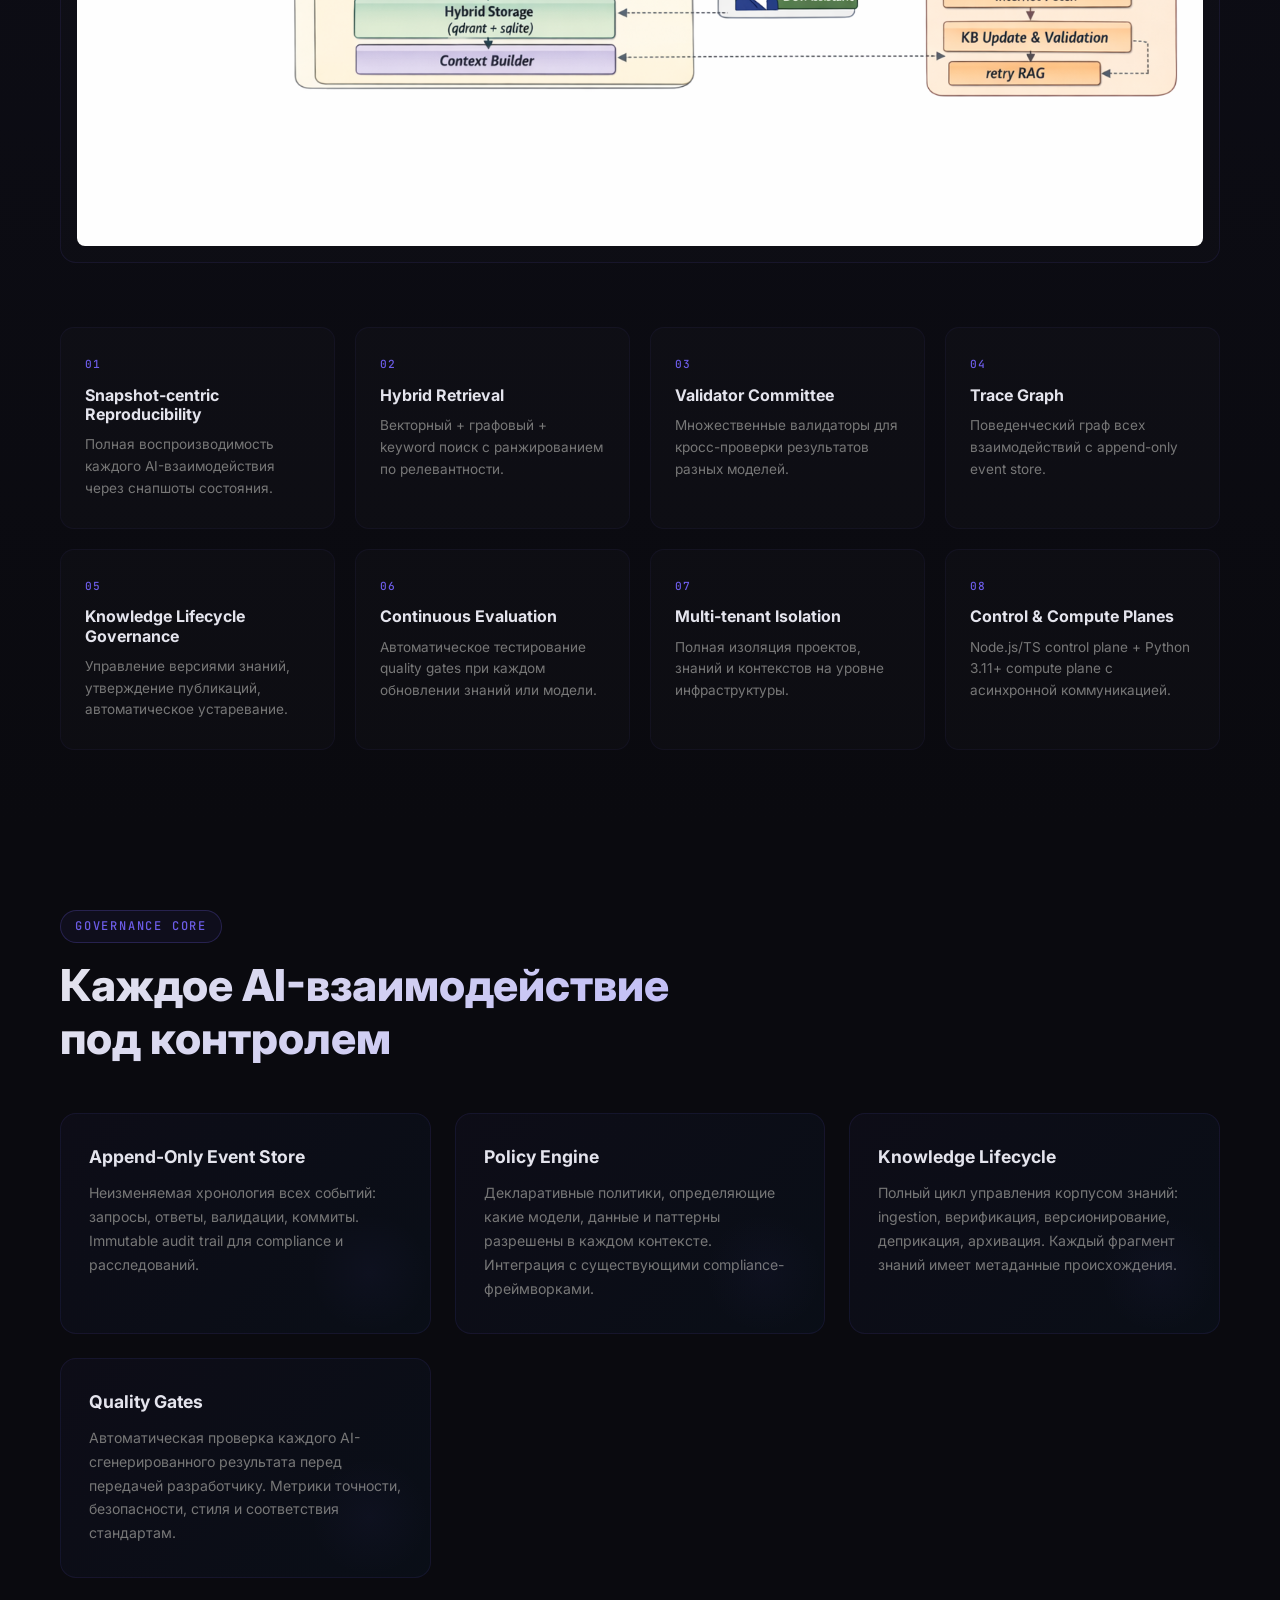
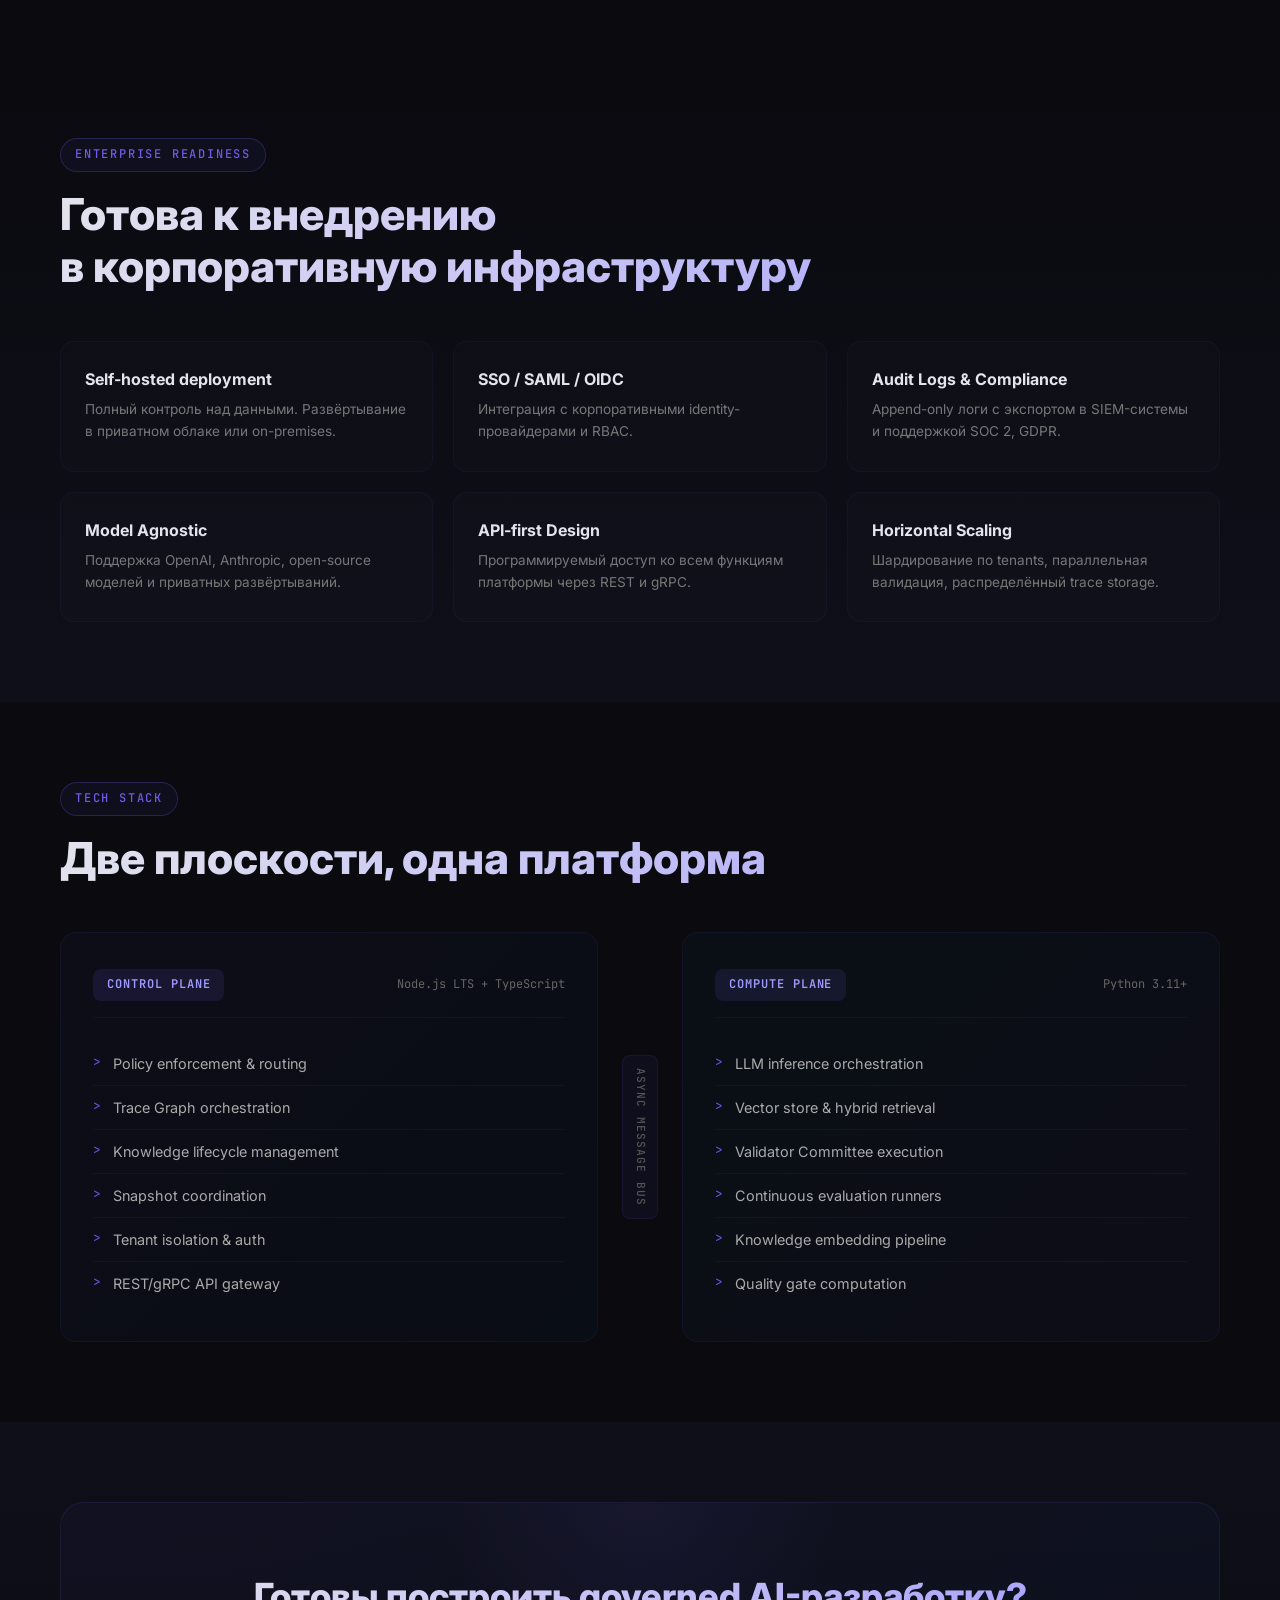
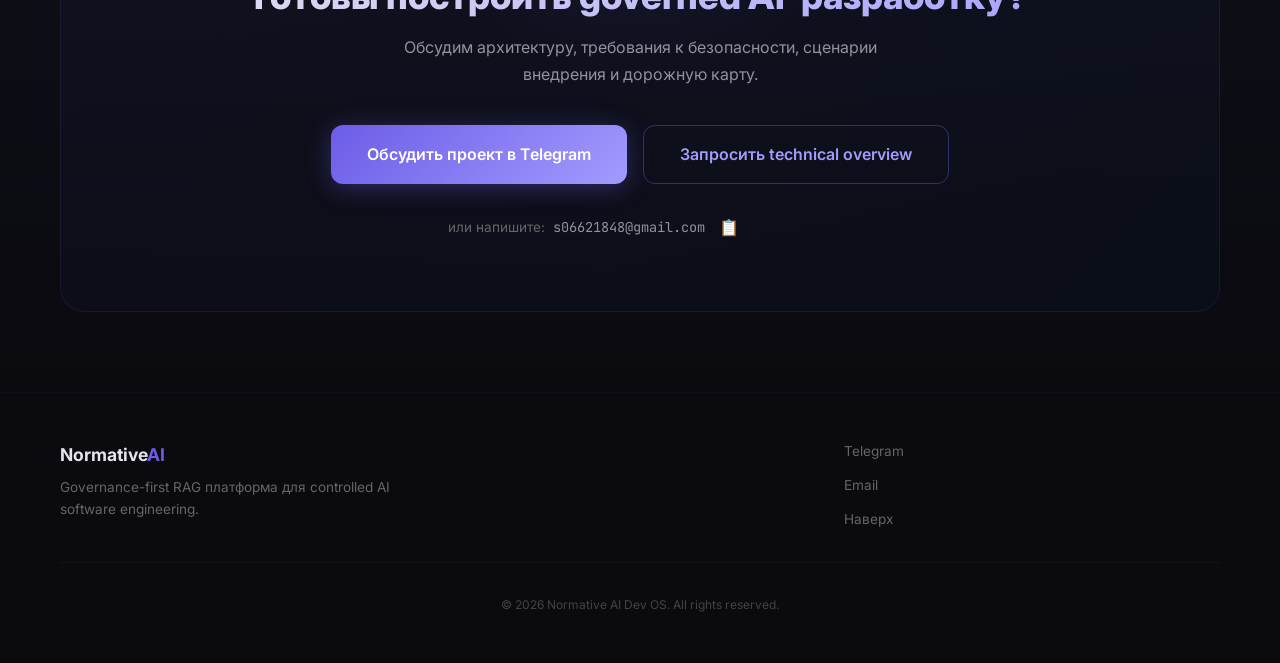
<file: public/index.html>
<!DOCTYPE html>
<html lang="ru">
<head>
  <meta charset="UTF-8">
  <meta name="viewport" content="width=device-width, initial-scale=1.0">
  <meta name="description" content="Normative AI Dev OS — Governance-first RAG платформа для воспроизводимой, аудируемой и контролируемой AI-поддержки разработки ПО.">
  <meta name="theme-color" content="#0a0a0f">
  <title>Normative AI Dev OS — Governance-first RAG платформа</title>
  <link rel="preconnect" href="https://fonts.googleapis.com">
  <link rel="preconnect" href="https://fonts.gstatic.com" crossorigin>
  <link href="https://fonts.googleapis.com/css2?family=Inter:wght@400;500;600;700;800&family=JetBrains+Mono:wght@400;500&display=swap" rel="stylesheet">
  <link rel="stylesheet" href="style.css">
</head>
<body>

  <header class="header">
    <div class="header__inner container">
      <a href="#" class="header__logo">
        <span class="header__logo-icon">&#9632;</span>
        <span class="header__logo-text">Normative<span class="text-accent">AI</span></span>
      </a>
      <nav class="header__nav" id="mainNav">
        <a href="#problem" class="header__link">Проблема</a>
        <a href="#solution" class="header__link">Решение</a>
        <a href="#architecture" class="header__link">Архитектура</a>
        <a href="#architecture-overview" class="header__link">Enterprise Arch</a>
        <a href="#governance" class="header__link">Governance</a>
        <a href="#enterprise" class="header__link">Enterprise</a>
        <a href="#cta" class="header__link header__link--cta">Контакты</a>
      </nav>
      <button class="header__burger" id="burgerBtn" aria-label="Меню">
        <span></span><span></span><span></span>
      </button>
    </div>
  </header>

  <main>
    <section class="hero" id="hero">
      <div class="hero__bg">
        <div class="hero__gradient hero__gradient--1"></div>
        <div class="hero__gradient hero__gradient--2"></div>
        <div class="hero__gradient hero__gradient--3"></div>
      </div>
      <div class="hero__inner container">
        <div class="hero__tags">
          <span class="tag">Governance-first RAG</span>
          <span class="tag">Snapshot Reproducibility</span>
          <span class="tag">Validator Committee</span>
          <span class="tag">Trace Graph</span>
          <span class="tag">Enterprise AI Engineering</span>
        </div>
        <h1 class="hero__title">Normative AI Dev OS<br>превращает AI-разработку<br>в управляемую инженерную систему</h1>
        <p class="hero__subtitle">Governance-first RAG платформа для воспроизводимой, аудируемой и контролируемой AI-поддержки разработки ПО.</p>
        <div class="hero__actions">
          <a href="https://t.me/logicGrid0" target="_blank" rel="noopener" class="btn btn--primary">Обсудить проект в Telegram</a>
          <a href="mailto:s06621848@gmail.com" class="btn btn--secondary">Запросить technical overview</a>
        </div>
        <div class="hero__scroll">
          <span>Узнать больше</span>
          <svg width="16" height="24" viewBox="0 0 16 24" fill="none"><path d="M8 0v20M1 13l7 7 7-7" stroke="currentColor" stroke-width="2" stroke-linecap="round" stroke-linejoin="round"/></svg>
        </div>
      </div>
    </section>

    <section class="problem" id="problem">
      <div class="container">
        <div class="section-label reveal">Проблема</div>
        <h2 class="section-title reveal">Почему текущий подход к AI-разработке<br>не работает в enterprise</h2>
        <div class="problem__grid">
          <div class="problem__card reveal">
            <div class="problem__icon">&#9888;</div>
            <h3>Невоспроизводимость результатов</h3>
            <p>LLM возвращают разные ответы на одинаковые запросы. Невозможно гарантировать, что AI-ассистент сработает одинаково в двух идентичных сценариях.</p>
          </div>
          <div class="problem__card reveal">
            <div class="problem__icon">&#9888;</div>
            <h3>Отсутствие аудита</h3>
            <p>Нет инструментов для отслеживания того, какие данные использовал AI, на каком основании принято решение и кто утверждал результат.</p>
          </div>
          <div class="problem__card reveal">
            <div class="problem__icon">&#9888;</div>
            <h3>Риски безопасности кода</h3>
            <p>AI-генерация кода без контроля приводит к уязвимостям, утечкам чувствительной логики и несоответствию стандартам безопасности.</p>
          </div>
          <div class="problem__card reveal">
            <div class="problem__icon">&#9888;</div>
            <h3>vendor lock-in</h3>
            <p>Привязка к одному LLM-провайдеру без возможности переключения модели или использования приватных развёртываний.</p>
          </div>
        </div>
      </div>
    </section>

    <section class="solution" id="solution">
      <div class="container">
        <div class="section-label reveal">Решение</div>
        <h2 class="section-title reveal">AI как governed engineering system,<br>не как generative service</h2>
        <div class="solution__content reveal">
          <p class="solution__lead">Normative AI Dev OS — это платформа, которая встраивает AI-поддержку в инженерный процесс с контролем на каждом этапе: от запроса до коммита.</p>
          <div class="solution__features">
            <div class="solution__feature reveal">
              <span class="solution__check">&#10003;</span>
              <div>
                <strong>Каждый ответ воспроизводим</strong>
                <p>Snapshot-фиксация состояния всех компонентов: модель, промпт, контекст, параметры.</p>
              </div>
            </div>
            <div class="solution__feature reveal">
              <span class="solution__check">&#10003;</span>
              <div>
                <strong>Каждое решение аудируемо</strong>
                <p>Trace Graph фиксирует полную цепочку: от запроса до применения изменений в коде.</p>
              </div>
            </div>
            <div class="solution__feature reveal">
              <span class="solution__check">&#10003;</span>
              <div>
                <strong>Каждая модель взаимозаменяема</strong>
                <p>Validator Committee обеспечивает независимую валидацию и унифицированный интерфейс.</p>
              </div>
            </div>
            <div class="solution__feature reveal">
              <span class="solution__check">&#10003;</span>
              <div>
                <strong>Каждая инсталляция изолирована</strong>
                <p>Multi-tenant sandboxes с гранулярным контролем доступа на уровне знаний и проектов.</p>
              </div>
            </div>
          </div>
        </div>
      </div>
    </section>

    <section class="architecture-overview" id="architecture-overview">
      <div class="container">
        <div class="section-label reveal">Enterprise Architecture</div>
        <h2 class="section-title reveal">Governance-Centric Enterprise Architecture</h2>
        <p class="architecture-overview__subtitle reveal">Snapshot-centric AI engineering architecture with reproducibility, governance, traceability, and controlled execution at the core.</p>

        <div class="architecture-overview__visual reveal">
          <div class="architecture-overview__glow"></div>
          <img src="images/normative-ai-dev-os-architecture.png" alt="Normative AI Dev OS Governance-Centric Architecture" class="architecture-overview__img" loading="lazy">
        </div>

        <div class="architecture-overview__cards">
          <div class="architecture-overview__card reveal">
            <div class="architecture-overview__card-accent"></div>
            <div class="architecture-overview__card-header">
              <span class="architecture-overview__card-badge">Control</span>
              <span class="architecture-overview__card-tech">Node.js + TS</span>
            </div>
            <h3 class="architecture-overview__card-title">Control Plane</h3>
            <p class="architecture-overview__card-desc">Node.js + TypeScript orchestration layer managing governance, policies, snapshots, and execution flow.</p>
          </div>

          <div class="architecture-overview__card reveal">
            <div class="architecture-overview__card-accent"></div>
            <div class="architecture-overview__card-header">
              <span class="architecture-overview__card-badge">Compute</span>
              <span class="architecture-overview__card-tech">Python 3.11+</span>
            </div>
            <h3 class="architecture-overview__card-title">Compute Plane</h3>
            <p class="architecture-overview__card-desc">Python runtime responsible for retrieval, validation, evaluation, and AI execution services.</p>
          </div>

          <div class="architecture-overview__card reveal">
            <div class="architecture-overview__card-accent"></div>
            <div class="architecture-overview__card-header">
              <span class="architecture-overview__card-badge">Trace</span>
              <span class="architecture-overview__card-tech">Append-Only</span>
            </div>
            <h3 class="architecture-overview__card-title">Traceability Layer</h3>
            <p class="architecture-overview__card-desc">Append-only event store and trace graph ensuring auditability and reproducibility.</p>
          </div>

          <div class="architecture-overview__card reveal">
            <div class="architecture-overview__card-accent"></div>
            <div class="architecture-overview__card-header">
              <span class="architecture-overview__card-badge">Policy</span>
              <span class="architecture-overview__card-tech">Declarative</span>
            </div>
            <h3 class="architecture-overview__card-title">Governance Layer</h3>
            <p class="architecture-overview__card-desc">Policy-driven validation and lifecycle governance for enterprise-grade AI engineering.</p>
          </div>
        </div>
      </div>
    </section>

    <section class="architecture" id="architecture">
      <div class="container">
        <div class="section-label reveal">Архитектура</div>
        <h2 class="section-title reveal">Двухплоскостная архитектура<br>с разделением control и compute</h2>
        <p class="architecture__desc reveal">Control Plane (Node.js LTS, TypeScript) управляет политиками, маршрутизацией, аудитом и жизненным циклом знаний. Compute Plane (Python 3.11+) исполняет модели, векторные вычисления и валидацию. Снапшоты фиксируют состояние каждой операции.</p>
        <div class="architecture__visual reveal">
          <img src="images/normative-ai-dev-os-architecture.png" alt="Normative AI Dev OS Architecture Diagram" class="architecture__img" loading="lazy">
        </div>
        <div class="architecture__pillars">
          <div class="pillar reveal">
            <span class="pillar__num">01</span>
            <h4>Snapshot-centric Reproducibility</h4>
            <p>Полная воспроизводимость каждого AI-взаимодействия через снапшоты состояния.</p>
          </div>
          <div class="pillar reveal">
            <span class="pillar__num">02</span>
            <h4>Hybrid Retrieval</h4>
            <p>Векторный + графовый + keyword поиск с ранжированием по релевантности.</p>
          </div>
          <div class="pillar reveal">
            <span class="pillar__num">03</span>
            <h4>Validator Committee</h4>
            <p>Множественные валидаторы для кросс-проверки результатов разных моделей.</p>
          </div>
          <div class="pillar reveal">
            <span class="pillar__num">04</span>
            <h4>Trace Graph</h4>
            <p>Поведенческий граф всех взаимодействий с append-only event store.</p>
          </div>
          <div class="pillar reveal">
            <span class="pillar__num">05</span>
            <h4>Knowledge Lifecycle Governance</h4>
            <p>Управление версиями знаний, утверждение публикаций, автоматическое устаревание.</p>
          </div>
          <div class="pillar reveal">
            <span class="pillar__num">06</span>
            <h4>Continuous Evaluation</h4>
            <p>Автоматическое тестирование quality gates при каждом обновлении знаний или модели.</p>
          </div>
          <div class="pillar reveal">
            <span class="pillar__num">07</span>
            <h4>Multi-tenant Isolation</h4>
            <p>Полная изоляция проектов, знаний и контекстов на уровне инфраструктуры.</p>
          </div>
          <div class="pillar reveal">
            <span class="pillar__num">08</span>
            <h4>Control &amp; Compute Planes</h4>
            <p>Node.js/TS control plane + Python 3.11+ compute plane с асинхронной коммуникацией.</p>
          </div>
        </div>
      </div>
    </section>

    <section class="governance" id="governance">
      <div class="container">
        <div class="section-label reveal">Governance Core</div>
        <h2 class="section-title reveal">Каждое AI-взаимодействие<br>под контролем</h2>
        <div class="governance__grid">
          <div class="governance__card reveal">
            <h3>Append-Only Event Store</h3>
            <p>Неизменяемая хронология всех событий: запросы, ответы, валидации, коммиты. Immutable audit trail для compliance и расследований.</p>
          </div>
          <div class="governance__card reveal">
            <h3>Policy Engine</h3>
            <p>Декларативные политики, определяющие какие модели, данные и паттерны разрешены в каждом контексте. Интеграция с существующими compliance-фреймворками.</p>
          </div>
          <div class="governance__card reveal">
            <h3>Knowledge Lifecycle</h3>
            <p>Полный цикл управления корпусом знаний: ingestion, верификация, версионирование, деприкация, архивация. Каждый фрагмент знаний имеет метаданные происхождения.</p>
          </div>
          <div class="governance__card reveal">
            <h3>Quality Gates</h3>
            <p>Автоматическая проверка каждого AI-сгенерированного результата перед передачей разработчику. Метрики точности, безопасности, стиля и соответствия стандартам.</p>
          </div>
        </div>
      </div>
    </section>

    <section class="enterprise" id="enterprise">
      <div class="container">
        <div class="section-label reveal">Enterprise Readiness</div>
        <h2 class="section-title reveal">Готова к внедрению<br>в корпоративную инфраструктуру</h2>
        <div class="enterprise__grid">
          <div class="enterprise__item reveal">
            <h4>Self-hosted deployment</h4>
            <p>Полный контроль над данными. Развёртывание в приватном облаке или on-premises.</p>
          </div>
          <div class="enterprise__item reveal">
            <h4>SSO / SAML / OIDC</h4>
            <p>Интеграция с корпоративными identity-провайдерами и RBAC.</p>
          </div>
          <div class="enterprise__item reveal">
            <h4>Audit Logs &amp; Compliance</h4>
            <p>Append-only логи с экспортом в SIEM-системы и поддержкой SOC 2, GDPR.</p>
          </div>
          <div class="enterprise__item reveal">
            <h4>Model Agnostic</h4>
            <p>Поддержка OpenAI, Anthropic, open-source моделей и приватных развёртываний.</p>
          </div>
          <div class="enterprise__item reveal">
            <h4>API-first Design</h4>
            <p>Программируемый доступ ко всем функциям платформы через REST и gRPC.</p>
          </div>
          <div class="enterprise__item reveal">
            <h4>Horizontal Scaling</h4>
            <p>Шардирование по tenants, параллельная валидация, распределённый trace storage.</p>
          </div>
        </div>
      </div>
    </section>

    <section class="blocks" id="blocks">
      <div class="container">
        <div class="section-label reveal">Tech Stack</div>
        <h2 class="section-title reveal">Две плоскости, одна платформа</h2>
        <div class="blocks__wrapper">
          <div class="blocks__plane blocks__plane--control reveal">
            <div class="blocks__plane-header">
              <span class="blocks__badge">Control Plane</span>
              <span class="blocks__tech">Node.js LTS + TypeScript</span>
            </div>
            <ul class="blocks__list">
              <li>Policy enforcement &amp; routing</li>
              <li>Trace Graph orchestration</li>
              <li>Knowledge lifecycle management</li>
              <li>Snapshot coordination</li>
              <li>Tenant isolation &amp; auth</li>
              <li>REST/gRPC API gateway</li>
            </ul>
          </div>
          <div class="blocks__divider reveal">
            <span>Async Message Bus</span>
          </div>
          <div class="blocks__plane blocks__plane--compute reveal">
            <div class="blocks__plane-header">
              <span class="blocks__badge">Compute Plane</span>
              <span class="blocks__tech">Python 3.11+</span>
            </div>
            <ul class="blocks__list">
              <li>LLM inference orchestration</li>
              <li>Vector store &amp; hybrid retrieval</li>
              <li>Validator Committee execution</li>
              <li>Continuous evaluation runners</li>
              <li>Knowledge embedding pipeline</li>
              <li>Quality gate computation</li>
            </ul>
          </div>
        </div>
      </div>
    </section>

    <section class="cta" id="cta">
      <div class="container">
        <div class="cta__card reveal">
          <div class="cta__glow"></div>
          <h2 class="cta__title">Готовы построить governed AI-разработку?</h2>
          <p class="cta__text">Обсудим архитектуру, требования к безопасности, сценарии внедрения и дорожную карту.</p>
          <div class="cta__actions">
            <a href="https://t.me/logicGrid0" target="_blank" rel="noopener" class="btn btn--primary btn--lg">Обсудить проект в Telegram</a>
            <a href="mailto:s06621848@gmail.com" class="btn btn--secondary btn--lg">Запросить technical overview</a>
          </div>
          <p class="cta__email" id="ctaEmail">
            <span class="cta__email-label">или напишите:</span>
            <span class="cta__email-addr">s06621848@gmail.com</span>
            <button class="cta__copy" id="copyEmailBtn" aria-label="Копировать email">&#128203;</button>
            <span class="cta__copied" id="copiedHint">Скопировано</span>
          </p>
        </div>
      </div>
    </section>
  </main>

  <footer class="footer">
    <div class="container footer__inner">
      <div class="footer__brand">
        <span class="footer__logo">Normative<span class="text-accent">AI</span></span>
        <p class="footer__tagline">Governance-first RAG платформа для controlled AI software engineering.</p>
      </div>
      <div class="footer__links">
        <a href="https://t.me/logicGrid0" target="_blank" rel="noopener">Telegram</a>
        <a href="mailto:s06621848@gmail.com">Email</a>
        <a href="#hero">Наверх</a>
      </div>
      <div class="footer__copy">
        &copy; 2026 Normative AI Dev OS. All rights reserved.
      </div>
    </div>
  </footer>

  <script src="script.js"></script>
</body>
</html>
</file>
<file: style.css>
/* ============================
   Normative AI Dev OS — Style
   ============================ */

/* ---------- Reset & Base ---------- */
*, *::before, *::after {
  margin: 0;
  padding: 0;
  box-sizing: border-box;
}

html {
  scroll-behavior: smooth;
  -webkit-text-size-adjust: 100%;
}

body {
  font-family: 'Inter', -apple-system, BlinkMacSystemFont, 'Segoe UI', sans-serif;
  background: #0a0a0f;
  color: #e4e4ed;
  line-height: 1.6;
  overflow-x: hidden;
  -webkit-font-smoothing: antialiased;
  -moz-osx-font-smoothing: grayscale;
}

img {
  max-width: 100%;
  height: auto;
  display: block;
}

a {
  color: inherit;
  text-decoration: none;
}

/* ---------- Typography ---------- */
h1, h2, h3, h4 {
  font-weight: 700;
  line-height: 1.2;
}

.text-accent {
  color: #6c5ce7;
}

/* ---------- Container ---------- */
.container {
  width: 100%;
  max-width: 1200px;
  margin: 0 auto;
  padding: 0 20px;
}

/* ---------- Section Shared ---------- */
section {
  padding: 80px 0;
  position: relative;
}

.section-label {
  display: inline-block;
  font-family: 'JetBrains Mono', monospace;
  font-size: 0.75rem;
  font-weight: 500;
  letter-spacing: 0.15em;
  text-transform: uppercase;
  color: #6c5ce7;
  margin-bottom: 16px;
  padding: 6px 14px;
  border: 1px solid rgba(108, 92, 231, 0.25);
  border-radius: 20px;
  background: rgba(108, 92, 231, 0.06);
}

.section-title {
  font-size: clamp(1.75rem, 4vw, 2.75rem);
  font-weight: 800;
  margin-bottom: 48px;
  background: linear-gradient(135deg, #e4e4ed 0%, #a29bfe 100%);
  -webkit-background-clip: text;
  -webkit-text-fill-color: transparent;
  background-clip: text;
}

/* ---------- Tags ---------- */
.tag {
  display: inline-block;
  font-family: 'JetBrains Mono', monospace;
  font-size: 0.65rem;
  font-weight: 500;
  letter-spacing: 0.05em;
  padding: 6px 14px;
  border-radius: 20px;
  border: 1px solid rgba(108, 92, 231, 0.3);
  background: rgba(108, 92, 231, 0.08);
  color: #a29bfe;
}

/* ---------- Buttons ---------- */
.btn {
  display: inline-flex;
  align-items: center;
  justify-content: center;
  gap: 8px;
  font-family: 'Inter', sans-serif;
  font-size: 0.9rem;
  font-weight: 600;
  padding: 14px 28px;
  border-radius: 12px;
  border: none;
  cursor: pointer;
  transition: all 0.3s ease;
  text-align: center;
  white-space: nowrap;
}

.btn--primary {
  background: linear-gradient(135deg, #6c5ce7, #a29bfe);
  color: #fff;
  box-shadow: 0 4px 24px rgba(108, 92, 231, 0.35);
}

.btn--primary:hover {
  box-shadow: 0 8px 40px rgba(108, 92, 231, 0.55);
  transform: translateY(-2px);
}

.btn--secondary {
  background: transparent;
  color: #a29bfe;
  border: 1.5px solid rgba(108, 92, 231, 0.4);
}

.btn--secondary:hover {
  border-color: #6c5ce7;
  background: rgba(108, 92, 231, 0.06);
  transform: translateY(-2px);
}

.btn--lg {
  padding: 16px 36px;
  font-size: 1rem;
}

/* ---------- Header ---------- */
.header {
  position: fixed;
  top: 0;
  left: 0;
  right: 0;
  z-index: 1000;
  padding: 12px 0;
  background: rgba(10, 10, 15, 0.75);
  backdrop-filter: blur(20px);
  -webkit-backdrop-filter: blur(20px);
  border-bottom: 1px solid rgba(108, 92, 231, 0.08);
  transition: background 0.3s;
}

.header--scrolled {
  background: rgba(10, 10, 15, 0.92);
}

.header__inner {
  display: flex;
  align-items: center;
  justify-content: space-between;
}

.header__logo {
  display: flex;
  align-items: center;
  gap: 10px;
  font-size: 1.2rem;
  font-weight: 700;
}

.header__logo-icon {
  font-size: 1.4rem;
  color: #6c5ce7;
}

.header__nav {
  display: flex;
  align-items: center;
  gap: 28px;
}

.header__link {
  font-size: 0.85rem;
  font-weight: 500;
  color: #92929d;
  transition: color 0.3s;
  position: relative;
}

.header__link::after {
  content: '';
  position: absolute;
  bottom: -4px;
  left: 0;
  width: 0;
  height: 2px;
  background: #6c5ce7;
  transition: width 0.3s;
}

.header__link:hover {
  color: #e4e4ed;
}

.header__link:hover::after {
  width: 100%;
}

.header__link--cta {
  padding: 8px 18px;
  border-radius: 8px;
  background: rgba(108, 92, 231, 0.12);
  border: 1px solid rgba(108, 92, 231, 0.25);
  color: #a29bfe;
}

.header__link--cta::after {
  display: none;
}

.header__link--cta:hover {
  background: rgba(108, 92, 231, 0.2);
  border-color: #6c5ce7;
}

/* ---------- Burger ---------- */
.header__burger {
  display: none;
  flex-direction: column;
  gap: 5px;
  background: none;
  border: none;
  cursor: pointer;
  padding: 4px;
}

.header__burger span {
  display: block;
  width: 24px;
  height: 2px;
  background: #e4e4ed;
  border-radius: 2px;
  transition: all 0.3s;
}

.header__burger.active span:nth-child(1) {
  transform: rotate(45deg) translate(5px, 5px);
}

.header__burger.active span:nth-child(2) {
  opacity: 0;
}

.header__burger.active span:nth-child(3) {
  transform: rotate(-45deg) translate(5px, -5px);
}

/* ---------- Hero ---------- */
.hero {
  min-height: 100vh;
  display: flex;
  align-items: center;
  padding: 120px 0 80px;
  overflow: hidden;
  position: relative;
}

.hero__bg {
  position: absolute;
  inset: 0;
  overflow: hidden;
  pointer-events: none;
}

.hero__gradient {
  position: absolute;
  border-radius: 50%;
  filter: blur(80px);
  opacity: 0.3;
}

.hero__gradient--1 {
  width: 600px;
  height: 600px;
  background: radial-gradient(circle, #6c5ce7 0%, transparent 70%);
  top: -200px;
  right: -200px;
}

.hero__gradient--2 {
  width: 400px;
  height: 400px;
  background: radial-gradient(circle, #0984e3 0%, transparent 70%);
  bottom: -100px;
  left: -100px;
}

.hero__gradient--3 {
  width: 300px;
  height: 300px;
  background: radial-gradient(circle, #a29bfe 0%, transparent 70%);
  top: 50%;
  left: 50%;
  transform: translate(-50%, -50%);
}

.hero__inner {
  position: relative;
  z-index: 1;
  text-align: center;
}

.hero__tags {
  display: flex;
  flex-wrap: wrap;
  justify-content: center;
  gap: 8px;
  margin-bottom: 32px;
}

.hero__title {
  font-size: clamp(2rem, 5vw, 3.5rem);
  font-weight: 800;
  line-height: 1.15;
  margin-bottom: 24px;
  background: linear-gradient(135deg, #ffffff 0%, #a29bfe 50%, #6c5ce7 100%);
  -webkit-background-clip: text;
  -webkit-text-fill-color: transparent;
  background-clip: text;
}

.hero__subtitle {
  font-size: clamp(1rem, 2vw, 1.2rem);
  color: #92929d;
  max-width: 640px;
  margin: 0 auto 40px;
  line-height: 1.7;
}

.hero__actions {
  display: flex;
  flex-wrap: wrap;
  justify-content: center;
  gap: 16px;
  margin-bottom: 60px;
}

.hero__scroll {
  display: flex;
  flex-direction: column;
  align-items: center;
  gap: 8px;
  font-size: 0.75rem;
  color: #555;
  letter-spacing: 0.1em;
  text-transform: uppercase;
  animation: floatDown 2s ease-in-out infinite;
}

@keyframes floatDown {
  0%, 100% { transform: translateY(0); }
  50% { transform: translateY(8px); }
}

/* ---------- Problem ---------- */
.problem {
  background: linear-gradient(180deg, #0a0a0f 0%, #0f0f1a 100%);
}

.problem__grid {
  display: grid;
  grid-template-columns: repeat(auto-fit, minmax(260px, 1fr));
  gap: 24px;
}

.problem__card {
  background: rgba(255, 255, 255, 0.02);
  border: 1px solid rgba(108, 92, 231, 0.08);
  border-radius: 16px;
  padding: 32px 28px;
  transition: all 0.4s ease;
  position: relative;
  overflow: hidden;
}

.problem__card::before {
  content: '';
  position: absolute;
  top: 0;
  left: 0;
  right: 0;
  height: 2px;
  background: linear-gradient(90deg, transparent, #6c5ce7, transparent);
  opacity: 0;
  transition: opacity 0.4s;
}

.problem__card:hover::before {
  opacity: 1;
}

.problem__card:hover {
  border-color: rgba(108, 92, 231, 0.25);
  transform: translateY(-4px);
  box-shadow: 0 12px 48px rgba(0, 0, 0, 0.3);
}

.problem__icon {
  font-size: 1.5rem;
  color: #6c5ce7;
  margin-bottom: 16px;
}

.problem__card h3 {
  font-size: 1.1rem;
  margin-bottom: 12px;
  color: #e4e4ed;
}

.problem__card p {
  font-size: 0.9rem;
  color: #777;
  line-height: 1.7;
}

/* ---------- Solution ---------- */
.solution {
  background: #0a0a0f;
}

.solution__lead {
  font-size: 1.15rem;
  color: #aaa;
  max-width: 720px;
  margin-bottom: 48px;
  line-height: 1.8;
}

.solution__features {
  display: flex;
  flex-direction: column;
  gap: 28px;
  max-width: 720px;
}

.solution__feature {
  display: flex;
  gap: 18px;
  align-items: flex-start;
}

.solution__check {
  flex-shrink: 0;
  width: 28px;
  height: 28px;
  display: flex;
  align-items: center;
  justify-content: center;
  border-radius: 50%;
  background: rgba(108, 92, 231, 0.15);
  color: #6c5ce7;
  font-size: 0.85rem;
  margin-top: 2px;
}

.solution__feature strong {
  display: block;
  font-size: 1rem;
  margin-bottom: 4px;
  color: #e4e4ed;
}

.solution__feature p {
  font-size: 0.88rem;
  color: #777;
  line-height: 1.6;
}

/* ---------- Architecture ---------- */
.architecture {
  background: linear-gradient(180deg, #0f0f1a 0%, #0a0a0f 100%);
}

.architecture__desc {
  max-width: 720px;
  font-size: 1rem;
  color: #92929d;
  line-height: 1.8;
  margin-bottom: 48px;
}

.architecture__visual {
  margin-bottom: 64px;
  border-radius: 16px;
  overflow: hidden;
  border: 1px solid rgba(108, 92, 231, 0.1);
  background: rgba(255, 255, 255, 0.01);
  padding: 16px;
}

.architecture__img {
  width: 100%;
  border-radius: 8px;
}

.architecture__pillars {
  display: grid;
  grid-template-columns: repeat(auto-fit, minmax(260px, 1fr));
  gap: 20px;
}

.pillar {
  background: rgba(255, 255, 255, 0.015);
  border: 1px solid rgba(108, 92, 231, 0.06);
  border-radius: 14px;
  padding: 28px 24px;
  transition: all 0.4s ease;
}

.pillar:hover {
  border-color: rgba(108, 92, 231, 0.2);
  transform: translateY(-3px);
  box-shadow: 0 8px 32px rgba(0, 0, 0, 0.3);
}

.pillar__num {
  font-family: 'JetBrains Mono', monospace;
  font-size: 0.7rem;
  font-weight: 500;
  color: #6c5ce7;
  letter-spacing: 0.1em;
  display: block;
  margin-bottom: 12px;
}

.pillar h4 {
  font-size: 1rem;
  margin-bottom: 10px;
  color: #e4e4ed;
}

.pillar p {
  font-size: 0.85rem;
  color: #777;
  line-height: 1.6;
}

/* ---------- Architecture Overview ---------- */
.architecture-overview {
  background: linear-gradient(180deg, #0a0a0f 0%, #0d0d1a 100%);
  position: relative;
  overflow: hidden;
}

.architecture-overview__subtitle {
  max-width: 680px;
  font-size: 1.05rem;
  color: #92929d;
  line-height: 1.8;
  margin-bottom: 48px;
}

.architecture-overview__visual {
  position: relative;
  margin-bottom: 64px;
  border-radius: 20px;
  overflow: hidden;
  border: 1px solid rgba(108, 92, 231, 0.12);
  background: rgba(255, 255, 255, 0.01);
  padding: 12px;
  isolation: isolate;
}

.architecture-overview__glow {
  position: absolute;
  width: 500px;
  height: 500px;
  background: radial-gradient(circle, rgba(108, 92, 231, 0.06) 0%, rgba(0, 206, 201, 0.03) 50%, transparent 70%);
  top: 50%;
  left: 50%;
  transform: translate(-50%, -50%);
  pointer-events: none;
  z-index: -1;
  animation: pulseGlow 6s ease-in-out infinite;
}

@keyframes pulseGlow {
  0%, 100% { opacity: 0.5; transform: translate(-50%, -50%) scale(1); }
  50% { opacity: 1; transform: translate(-50%, -50%) scale(1.08); }
}

.architecture-overview__img {
  width: 100%;
  border-radius: 12px;
}

.architecture-overview__cards {
  display: grid;
  grid-template-columns: repeat(4, 1fr);
  gap: 20px;
}

.architecture-overview__card {
  position: relative;
  background: rgba(255, 255, 255, 0.015);
  border: 1px solid rgba(108, 92, 231, 0.08);
  border-radius: 16px;
  padding: 28px 24px;
  transition: all 0.4s ease;
  overflow: hidden;
}

.architecture-overview__card::before {
  content: '';
  position: absolute;
  inset: 0;
  background: linear-gradient(135deg, rgba(108, 92, 231, 0.03), rgba(0, 206, 201, 0.02));
  opacity: 0;
  transition: opacity 0.4s;
  pointer-events: none;
}

.architecture-overview__card:hover::before {
  opacity: 1;
}

.architecture-overview__card:hover {
  border-color: rgba(108, 92, 231, 0.25);
  transform: translateY(-6px);
  box-shadow: 0 16px 48px rgba(0, 0, 0, 0.35), 0 0 24px rgba(108, 92, 231, 0.06);
}

.architecture-overview__card-accent {
  position: absolute;
  top: 0;
  left: 0;
  right: 0;
  height: 2px;
  background: linear-gradient(90deg, transparent, #6c5ce7, #00cec9, transparent);
  opacity: 0;
  transition: opacity 0.4s;
}

.architecture-overview__card:hover .architecture-overview__card-accent {
  opacity: 1;
}

.architecture-overview__card-header {
  display: flex;
  justify-content: space-between;
  align-items: center;
  margin-bottom: 16px;
}

.architecture-overview__card-badge {
  font-family: 'JetBrains Mono', monospace;
  font-size: 0.65rem;
  font-weight: 600;
  letter-spacing: 0.08em;
  text-transform: uppercase;
  padding: 4px 12px;
  border-radius: 6px;
  background: rgba(108, 92, 231, 0.1);
  color: #a29bfe;
}

.architecture-overview__card-tech {
  font-family: 'JetBrains Mono', monospace;
  font-size: 0.65rem;
  color: #555;
}

.architecture-overview__card-title {
  font-size: 1.05rem;
  font-weight: 700;
  margin-bottom: 10px;
  color: #e4e4ed;
}

.architecture-overview__card-desc {
  font-size: 0.85rem;
  color: #777;
  line-height: 1.65;
}

/* ---------- Governance ---------- */
.governance {
  background: #0a0a0f;
}

.governance__grid {
  display: grid;
  grid-template-columns: repeat(auto-fit, minmax(280px, 1fr));
  gap: 24px;
}

.governance__card {
  background: linear-gradient(135deg, rgba(108, 92, 231, 0.04), rgba(9, 132, 227, 0.04));
  border: 1px solid rgba(108, 92, 231, 0.1);
  border-radius: 16px;
  padding: 32px 28px;
  transition: all 0.4s ease;
  position: relative;
  overflow: hidden;
}

.governance__card::after {
  content: '';
  position: absolute;
  bottom: 0;
  right: 0;
  width: 120px;
  height: 120px;
  background: radial-gradient(circle, rgba(108, 92, 231, 0.04) 0%, transparent 70%);
  pointer-events: none;
}

.governance__card:hover {
  border-color: rgba(108, 92, 231, 0.25);
  transform: translateY(-4px);
  box-shadow: 0 12px 48px rgba(0, 0, 0, 0.3);
}

.governance__card h3 {
  font-size: 1.1rem;
  margin-bottom: 14px;
  color: #e4e4ed;
}

.governance__card p {
  font-size: 0.88rem;
  color: #777;
  line-height: 1.7;
}

/* ---------- Enterprise ---------- */
.enterprise {
  background: linear-gradient(180deg, #0a0a0f 0%, #0f0f1a 100%);
}

.enterprise__grid {
  display: grid;
  grid-template-columns: repeat(auto-fit, minmax(280px, 1fr));
  gap: 20px;
}

.enterprise__item {
  padding: 28px 24px;
  border-radius: 14px;
  border: 1px solid rgba(108, 92, 231, 0.06);
  background: rgba(255, 255, 255, 0.01);
  transition: all 0.4s ease;
}

.enterprise__item:hover {
  border-color: rgba(108, 92, 231, 0.18);
  background: rgba(108, 92, 231, 0.03);
  transform: translateY(-3px);
}

.enterprise__item h4 {
  font-size: 1rem;
  margin-bottom: 10px;
  color: #e4e4ed;
}

.enterprise__item p {
  font-size: 0.85rem;
  color: #777;
  line-height: 1.6;
}

/* ---------- Blocks (Two Planes) ---------- */
.blocks {
  background: #0a0a0f;
}

.blocks__wrapper {
  display: grid;
  grid-template-columns: 1fr auto 1fr;
  gap: 24px;
  align-items: center;
}

.blocks__plane {
  border-radius: 16px;
  padding: 36px 32px;
  border: 1px solid rgba(108, 92, 231, 0.08);
  transition: all 0.4s ease;
}

.blocks__plane--control {
  background: linear-gradient(135deg, rgba(108, 92, 231, 0.04), rgba(9, 132, 227, 0.03));
}

.blocks__plane--compute {
  background: linear-gradient(135deg, rgba(0, 206, 201, 0.03), rgba(108, 92, 231, 0.04));
}

.blocks__plane:hover {
  border-color: rgba(108, 92, 231, 0.2);
  transform: translateY(-4px);
  box-shadow: 0 12px 40px rgba(0, 0, 0, 0.3);
}

.blocks__plane-header {
  display: flex;
  justify-content: space-between;
  align-items: center;
  margin-bottom: 24px;
  padding-bottom: 16px;
  border-bottom: 1px solid rgba(108, 92, 231, 0.08);
}

.blocks__badge {
  font-family: 'JetBrains Mono', monospace;
  font-size: 0.75rem;
  font-weight: 600;
  letter-spacing: 0.08em;
  text-transform: uppercase;
  padding: 6px 14px;
  border-radius: 8px;
  background: rgba(108, 92, 231, 0.12);
  color: #a29bfe;
}

.blocks__tech {
  font-family: 'JetBrains Mono', monospace;
  font-size: 0.75rem;
  color: #666;
}

.blocks__list {
  list-style: none;
}

.blocks__list li {
  font-size: 0.9rem;
  color: #aaa;
  padding: 10px 0;
  border-bottom: 1px solid rgba(255, 255, 255, 0.03);
  position: relative;
  padding-left: 20px;
}

.blocks__list li::before {
  content: '>';
  position: absolute;
  left: 0;
  color: #6c5ce7;
  font-family: 'JetBrains Mono', monospace;
  font-size: 0.8rem;
}

.blocks__list li:last-child {
  border-bottom: none;
}

.blocks__divider {
  display: flex;
  flex-direction: column;
  align-items: center;
  font-family: 'JetBrains Mono', monospace;
  font-size: 0.7rem;
  font-weight: 500;
  color: #555;
  letter-spacing: 0.1em;
  text-transform: uppercase;
  writing-mode: vertical-rl;
  padding: 20px 0;
}

.blocks__divider span {
  background: rgba(108, 92, 231, 0.06);
  border: 1px solid rgba(108, 92, 231, 0.1);
  padding: 12px 8px;
  border-radius: 8px;
}

/* ---------- CTA ---------- */
.cta {
  background: linear-gradient(180deg, #0f0f1a 0%, #0a0a0f 100%);
}

.cta__card {
  position: relative;
  text-align: center;
  padding: 72px 48px;
  border-radius: 24px;
  border: 1px solid rgba(108, 92, 231, 0.12);
  background: linear-gradient(135deg, rgba(108, 92, 231, 0.04), rgba(9, 132, 227, 0.03));
  overflow: hidden;
  isolation: isolate;
}

.cta__glow {
  position: absolute;
  width: 400px;
  height: 400px;
  background: radial-gradient(circle, rgba(108, 92, 231, 0.08) 0%, transparent 70%);
  top: -200px;
  left: 50%;
  transform: translateX(-50%);
  pointer-events: none;
  z-index: -1;
}

.cta__title {
  font-size: clamp(1.5rem, 3.5vw, 2.25rem);
  font-weight: 800;
  margin-bottom: 16px;
  background: linear-gradient(135deg, #e4e4ed, #a29bfe);
  -webkit-background-clip: text;
  -webkit-text-fill-color: transparent;
  background-clip: text;
}

.cta__text {
  font-size: 1rem;
  color: #92929d;
  max-width: 540px;
  margin: 0 auto 36px;
  line-height: 1.7;
}

.cta__actions {
  display: flex;
  flex-wrap: wrap;
  justify-content: center;
  gap: 16px;
  margin-bottom: 32px;
}

.cta__email {
  display: flex;
  align-items: center;
  justify-content: center;
  gap: 8px;
  font-size: 0.85rem;
  color: #666;
}

.cta__email-addr {
  font-family: 'JetBrains Mono', monospace;
  color: #92929d;
}

.cta__copy {
  background: none;
  border: none;
  cursor: pointer;
  font-size: 1rem;
  padding: 2px 6px;
  color: #6c5ce7;
  transition: transform 0.2s;
}

.cta__copy:hover {
  transform: scale(1.15);
}

.cta__copied {
  font-size: 0.75rem;
  color: #00b894;
  opacity: 0;
  transition: opacity 0.3s;
}

.cta__copied--visible {
  opacity: 1;
}

/* ---------- Footer ---------- */
.footer {
  border-top: 1px solid rgba(108, 92, 231, 0.06);
  padding: 48px 0;
  background: #0a0a0f;
}

.footer__inner {
  display: grid;
  grid-template-columns: 2fr 1fr;
  gap: 32px;
  align-items: start;
}

.footer__logo {
  font-size: 1.1rem;
  font-weight: 700;
}

.footer__tagline {
  font-size: 0.85rem;
  color: #666;
  margin-top: 8px;
  max-width: 360px;
  line-height: 1.6;
}

.footer__links {
  display: flex;
  flex-direction: column;
  gap: 12px;
}

.footer__links a {
  font-size: 0.85rem;
  color: #666;
  transition: color 0.3s;
}

.footer__links a:hover {
  color: #a29bfe;
}

.footer__copy {
  grid-column: 1 / -1;
  text-align: center;
  font-size: 0.75rem;
  color: #444;
  padding-top: 32px;
  border-top: 1px solid rgba(255, 255, 255, 0.03);
}

/* ---------- Reveal Animation ---------- */
.reveal {
  opacity: 0;
  transform: translateY(30px);
  transition: opacity 0.7s ease, transform 0.7s ease;
}

.reveal--visible {
  opacity: 1;
  transform: translateY(0);
}

/* ---------- Responsive ---------- */

@media (max-width: 900px) {
  .blocks__wrapper {
    grid-template-columns: 1fr;
  }

  .blocks__divider {
    writing-mode: horizontal-tb;
    padding: 8px 0;
  }

  .footer__inner {
    grid-template-columns: 1fr;
    text-align: center;
  }

  .footer__tagline {
    margin: 8px auto 0;
  }

  .footer__links {
    flex-direction: row;
    justify-content: center;
    gap: 24px;
  }
}

@media (max-width: 768px) {
  section {
    padding: 60px 0;
  }

  .header__nav {
    position: fixed;
    top: 60px;
    left: 0;
    right: 0;
    background: rgba(10, 10, 15, 0.96);
    backdrop-filter: blur(20px);
    -webkit-backdrop-filter: blur(20px);
    flex-direction: column;
    padding: 24px 20px;
    gap: 16px;
    border-bottom: 1px solid rgba(108, 92, 231, 0.1);
    transform: translateY(-110%);
    opacity: 0;
    transition: all 0.4s ease;
    pointer-events: none;
  }

  .header__nav--open {
    transform: translateY(0);
    opacity: 1;
    pointer-events: auto;
  }

  .header__burger {
    display: flex;
  }

  .hero__actions {
    flex-direction: column;
    align-items: center;
  }

  .hero__actions .btn {
    width: 100%;
    max-width: 360px;
    white-space: normal;
  }

  .problem__grid {
    grid-template-columns: 1fr;
  }

  .architecture__pillars {
    grid-template-columns: 1fr;
  }

  .architecture-overview__cards {
    grid-template-columns: 1fr;
  }

  .architecture-overview__visual {
    padding: 8px;
    margin-bottom: 40px;
  }

  .architecture-overview__card {
    padding: 24px 20px;
  }

  .governance__grid {
    grid-template-columns: 1fr;
  }

  .cta__card {
    padding: 48px 24px;
  }

  .cta__actions {
    flex-direction: column;
    align-items: center;
  }

  .cta__actions .btn {
    width: 100%;
    max-width: 360px;
    white-space: normal;
  }
}

@media (max-width: 480px) {
  .container {
    padding: 0 16px;
  }

  .hero__title {
    font-size: 1.75rem;
  }

  .section-title {
    font-size: 1.5rem;
  }

  .hero {
    padding: 100px 0 60px;
  }

  .problem__card, .governance__card, .pillar, .architecture-overview__card {
    padding: 24px 20px;
  }

  .blocks__plane {
    padding: 28px 20px;
  }
}
</file>
<file: public/style.css>
/* ============================
   Normative AI Dev OS — Style
   ============================ */

/* ---------- Reset & Base ---------- */
*, *::before, *::after {
  margin: 0;
  padding: 0;
  box-sizing: border-box;
}

html {
  scroll-behavior: smooth;
  -webkit-text-size-adjust: 100%;
}

body {
  font-family: 'Inter', -apple-system, BlinkMacSystemFont, 'Segoe UI', sans-serif;
  background: #0a0a0f;
  color: #e4e4ed;
  line-height: 1.6;
  overflow-x: hidden;
  -webkit-font-smoothing: antialiased;
  -moz-osx-font-smoothing: grayscale;
}

img {
  max-width: 100%;
  height: auto;
  display: block;
}

a {
  color: inherit;
  text-decoration: none;
}

/* ---------- Typography ---------- */
h1, h2, h3, h4 {
  font-weight: 700;
  line-height: 1.2;
}

.text-accent {
  color: #6c5ce7;
}

/* ---------- Container ---------- */
.container {
  width: 100%;
  max-width: 1200px;
  margin: 0 auto;
  padding: 0 20px;
}

/* ---------- Section Shared ---------- */
section {
  padding: 80px 0;
  position: relative;
}

.section-label {
  display: inline-block;
  font-family: 'JetBrains Mono', monospace;
  font-size: 0.75rem;
  font-weight: 500;
  letter-spacing: 0.15em;
  text-transform: uppercase;
  color: #6c5ce7;
  margin-bottom: 16px;
  padding: 6px 14px;
  border: 1px solid rgba(108, 92, 231, 0.25);
  border-radius: 20px;
  background: rgba(108, 92, 231, 0.06);
}

.section-title {
  font-size: clamp(1.75rem, 4vw, 2.75rem);
  font-weight: 800;
  margin-bottom: 48px;
  background: linear-gradient(135deg, #e4e4ed 0%, #a29bfe 100%);
  -webkit-background-clip: text;
  -webkit-text-fill-color: transparent;
  background-clip: text;
}

/* ---------- Tags ---------- */
.tag {
  display: inline-block;
  font-family: 'JetBrains Mono', monospace;
  font-size: 0.65rem;
  font-weight: 500;
  letter-spacing: 0.05em;
  padding: 6px 14px;
  border-radius: 20px;
  border: 1px solid rgba(108, 92, 231, 0.3);
  background: rgba(108, 92, 231, 0.08);
  color: #a29bfe;
}

/* ---------- Buttons ---------- */
.btn {
  display: inline-flex;
  align-items: center;
  justify-content: center;
  gap: 8px;
  font-family: 'Inter', sans-serif;
  font-size: 0.9rem;
  font-weight: 600;
  padding: 14px 28px;
  border-radius: 12px;
  border: none;
  cursor: pointer;
  transition: all 0.3s ease;
  text-align: center;
  white-space: nowrap;
}

.btn--primary {
  background: linear-gradient(135deg, #6c5ce7, #a29bfe);
  color: #fff;
  box-shadow: 0 4px 24px rgba(108, 92, 231, 0.35);
}

.btn--primary:hover {
  box-shadow: 0 8px 40px rgba(108, 92, 231, 0.55);
  transform: translateY(-2px);
}

.btn--secondary {
  background: transparent;
  color: #a29bfe;
  border: 1.5px solid rgba(108, 92, 231, 0.4);
}

.btn--secondary:hover {
  border-color: #6c5ce7;
  background: rgba(108, 92, 231, 0.06);
  transform: translateY(-2px);
}

.btn--lg {
  padding: 16px 36px;
  font-size: 1rem;
}

/* ---------- Header ---------- */
.header {
  position: fixed;
  top: 0;
  left: 0;
  right: 0;
  z-index: 1000;
  padding: 12px 0;
  background: rgba(10, 10, 15, 0.75);
  backdrop-filter: blur(20px);
  -webkit-backdrop-filter: blur(20px);
  border-bottom: 1px solid rgba(108, 92, 231, 0.08);
  transition: background 0.3s;
}

.header--scrolled {
  background: rgba(10, 10, 15, 0.92);
}

.header__inner {
  display: flex;
  align-items: center;
  justify-content: space-between;
}

.header__logo {
  display: flex;
  align-items: center;
  gap: 10px;
  font-size: 1.2rem;
  font-weight: 700;
}

.header__logo-icon {
  font-size: 1.4rem;
  color: #6c5ce7;
}

.header__nav {
  display: flex;
  align-items: center;
  gap: 28px;
}

.header__link {
  font-size: 0.85rem;
  font-weight: 500;
  color: #92929d;
  transition: color 0.3s;
  position: relative;
}

.header__link::after {
  content: '';
  position: absolute;
  bottom: -4px;
  left: 0;
  width: 0;
  height: 2px;
  background: #6c5ce7;
  transition: width 0.3s;
}

.header__link:hover {
  color: #e4e4ed;
}

.header__link:hover::after {
  width: 100%;
}

.header__link--cta {
  padding: 8px 18px;
  border-radius: 8px;
  background: rgba(108, 92, 231, 0.12);
  border: 1px solid rgba(108, 92, 231, 0.25);
  color: #a29bfe;
}

.header__link--cta::after {
  display: none;
}

.header__link--cta:hover {
  background: rgba(108, 92, 231, 0.2);
  border-color: #6c5ce7;
}

/* ---------- Burger ---------- */
.header__burger {
  display: none;
  flex-direction: column;
  gap: 5px;
  background: none;
  border: none;
  cursor: pointer;
  padding: 4px;
}

.header__burger span {
  display: block;
  width: 24px;
  height: 2px;
  background: #e4e4ed;
  border-radius: 2px;
  transition: all 0.3s;
}

.header__burger.active span:nth-child(1) {
  transform: rotate(45deg) translate(5px, 5px);
}

.header__burger.active span:nth-child(2) {
  opacity: 0;
}

.header__burger.active span:nth-child(3) {
  transform: rotate(-45deg) translate(5px, -5px);
}

/* ---------- Hero ---------- */
.hero {
  min-height: 100vh;
  display: flex;
  align-items: center;
  padding: 120px 0 80px;
  overflow: hidden;
  position: relative;
}

.hero__bg {
  position: absolute;
  inset: 0;
  overflow: hidden;
  pointer-events: none;
}

.hero__gradient {
  position: absolute;
  border-radius: 50%;
  filter: blur(80px);
  opacity: 0.3;
}

.hero__gradient--1 {
  width: 600px;
  height: 600px;
  background: radial-gradient(circle, #6c5ce7 0%, transparent 70%);
  top: -200px;
  right: -200px;
}

.hero__gradient--2 {
  width: 400px;
  height: 400px;
  background: radial-gradient(circle, #0984e3 0%, transparent 70%);
  bottom: -100px;
  left: -100px;
}

.hero__gradient--3 {
  width: 300px;
  height: 300px;
  background: radial-gradient(circle, #a29bfe 0%, transparent 70%);
  top: 50%;
  left: 50%;
  transform: translate(-50%, -50%);
}

.hero__inner {
  position: relative;
  z-index: 1;
  text-align: center;
}

.hero__tags {
  display: flex;
  flex-wrap: wrap;
  justify-content: center;
  gap: 8px;
  margin-bottom: 32px;
}

.hero__title {
  font-size: clamp(2rem, 5vw, 3.5rem);
  font-weight: 800;
  line-height: 1.15;
  margin-bottom: 24px;
  background: linear-gradient(135deg, #ffffff 0%, #a29bfe 50%, #6c5ce7 100%);
  -webkit-background-clip: text;
  -webkit-text-fill-color: transparent;
  background-clip: text;
}

.hero__subtitle {
  font-size: clamp(1rem, 2vw, 1.2rem);
  color: #92929d;
  max-width: 640px;
  margin: 0 auto 40px;
  line-height: 1.7;
}

.hero__actions {
  display: flex;
  flex-wrap: wrap;
  justify-content: center;
  gap: 16px;
  margin-bottom: 60px;
}

.hero__scroll {
  display: flex;
  flex-direction: column;
  align-items: center;
  gap: 8px;
  font-size: 0.75rem;
  color: #555;
  letter-spacing: 0.1em;
  text-transform: uppercase;
  animation: floatDown 2s ease-in-out infinite;
}

@keyframes floatDown {
  0%, 100% { transform: translateY(0); }
  50% { transform: translateY(8px); }
}

/* ---------- Problem ---------- */
.problem {
  background: linear-gradient(180deg, #0a0a0f 0%, #0f0f1a 100%);
}

.problem__grid {
  display: grid;
  grid-template-columns: repeat(auto-fit, minmax(260px, 1fr));
  gap: 24px;
}

.problem__card {
  background: rgba(255, 255, 255, 0.02);
  border: 1px solid rgba(108, 92, 231, 0.08);
  border-radius: 16px;
  padding: 32px 28px;
  transition: all 0.4s ease;
  position: relative;
  overflow: hidden;
}

.problem__card::before {
  content: '';
  position: absolute;
  top: 0;
  left: 0;
  right: 0;
  height: 2px;
  background: linear-gradient(90deg, transparent, #6c5ce7, transparent);
  opacity: 0;
  transition: opacity 0.4s;
}

.problem__card:hover::before {
  opacity: 1;
}

.problem__card:hover {
  border-color: rgba(108, 92, 231, 0.25);
  transform: translateY(-4px);
  box-shadow: 0 12px 48px rgba(0, 0, 0, 0.3);
}

.problem__icon {
  font-size: 1.5rem;
  color: #6c5ce7;
  margin-bottom: 16px;
}

.problem__card h3 {
  font-size: 1.1rem;
  margin-bottom: 12px;
  color: #e4e4ed;
}

.problem__card p {
  font-size: 0.9rem;
  color: #777;
  line-height: 1.7;
}

/* ---------- Solution ---------- */
.solution {
  background: #0a0a0f;
}

.solution__lead {
  font-size: 1.15rem;
  color: #aaa;
  max-width: 720px;
  margin-bottom: 48px;
  line-height: 1.8;
}

.solution__features {
  display: flex;
  flex-direction: column;
  gap: 28px;
  max-width: 720px;
}

.solution__feature {
  display: flex;
  gap: 18px;
  align-items: flex-start;
}

.solution__check {
  flex-shrink: 0;
  width: 28px;
  height: 28px;
  display: flex;
  align-items: center;
  justify-content: center;
  border-radius: 50%;
  background: rgba(108, 92, 231, 0.15);
  color: #6c5ce7;
  font-size: 0.85rem;
  margin-top: 2px;
}

.solution__feature strong {
  display: block;
  font-size: 1rem;
  margin-bottom: 4px;
  color: #e4e4ed;
}

.solution__feature p {
  font-size: 0.88rem;
  color: #777;
  line-height: 1.6;
}

/* ---------- Architecture ---------- */
.architecture {
  background: linear-gradient(180deg, #0f0f1a 0%, #0a0a0f 100%);
}

.architecture__desc {
  max-width: 720px;
  font-size: 1rem;
  color: #92929d;
  line-height: 1.8;
  margin-bottom: 48px;
}

.architecture__visual {
  margin-bottom: 64px;
  border-radius: 16px;
  overflow: hidden;
  border: 1px solid rgba(108, 92, 231, 0.1);
  background: rgba(255, 255, 255, 0.01);
  padding: 16px;
}

.architecture__img {
  width: 100%;
  border-radius: 8px;
}

.architecture__pillars {
  display: grid;
  grid-template-columns: repeat(auto-fit, minmax(260px, 1fr));
  gap: 20px;
}

.pillar {
  background: rgba(255, 255, 255, 0.015);
  border: 1px solid rgba(108, 92, 231, 0.06);
  border-radius: 14px;
  padding: 28px 24px;
  transition: all 0.4s ease;
}

.pillar:hover {
  border-color: rgba(108, 92, 231, 0.2);
  transform: translateY(-3px);
  box-shadow: 0 8px 32px rgba(0, 0, 0, 0.3);
}

.pillar__num {
  font-family: 'JetBrains Mono', monospace;
  font-size: 0.7rem;
  font-weight: 500;
  color: #6c5ce7;
  letter-spacing: 0.1em;
  display: block;
  margin-bottom: 12px;
}

.pillar h4 {
  font-size: 1rem;
  margin-bottom: 10px;
  color: #e4e4ed;
}

.pillar p {
  font-size: 0.85rem;
  color: #777;
  line-height: 1.6;
}

/* ---------- Architecture Overview ---------- */
.architecture-overview {
  background: linear-gradient(180deg, #0a0a0f 0%, #0d0d1a 100%);
  position: relative;
  overflow: hidden;
}

.architecture-overview__subtitle {
  max-width: 680px;
  font-size: 1.05rem;
  color: #92929d;
  line-height: 1.8;
  margin-bottom: 48px;
}

.architecture-overview__visual {
  position: relative;
  margin-bottom: 64px;
  border-radius: 20px;
  overflow: hidden;
  border: 1px solid rgba(108, 92, 231, 0.12);
  background: rgba(255, 255, 255, 0.01);
  padding: 12px;
  isolation: isolate;
}

.architecture-overview__glow {
  position: absolute;
  width: 500px;
  height: 500px;
  background: radial-gradient(circle, rgba(108, 92, 231, 0.06) 0%, rgba(0, 206, 201, 0.03) 50%, transparent 70%);
  top: 50%;
  left: 50%;
  transform: translate(-50%, -50%);
  pointer-events: none;
  z-index: -1;
  animation: pulseGlow 6s ease-in-out infinite;
}

@keyframes pulseGlow {
  0%, 100% { opacity: 0.5; transform: translate(-50%, -50%) scale(1); }
  50% { opacity: 1; transform: translate(-50%, -50%) scale(1.08); }
}

.architecture-overview__img {
  width: 100%;
  border-radius: 12px;
}

.architecture-overview__cards {
  display: grid;
  grid-template-columns: repeat(4, 1fr);
  gap: 20px;
}

.architecture-overview__card {
  position: relative;
  background: rgba(255, 255, 255, 0.015);
  border: 1px solid rgba(108, 92, 231, 0.08);
  border-radius: 16px;
  padding: 28px 24px;
  transition: all 0.4s ease;
  overflow: hidden;
}

.architecture-overview__card::before {
  content: '';
  position: absolute;
  inset: 0;
  background: linear-gradient(135deg, rgba(108, 92, 231, 0.03), rgba(0, 206, 201, 0.02));
  opacity: 0;
  transition: opacity 0.4s;
  pointer-events: none;
}

.architecture-overview__card:hover::before {
  opacity: 1;
}

.architecture-overview__card:hover {
  border-color: rgba(108, 92, 231, 0.25);
  transform: translateY(-6px);
  box-shadow: 0 16px 48px rgba(0, 0, 0, 0.35), 0 0 24px rgba(108, 92, 231, 0.06);
}

.architecture-overview__card-accent {
  position: absolute;
  top: 0;
  left: 0;
  right: 0;
  height: 2px;
  background: linear-gradient(90deg, transparent, #6c5ce7, #00cec9, transparent);
  opacity: 0;
  transition: opacity 0.4s;
}

.architecture-overview__card:hover .architecture-overview__card-accent {
  opacity: 1;
}

.architecture-overview__card-header {
  display: flex;
  justify-content: space-between;
  align-items: center;
  margin-bottom: 16px;
}

.architecture-overview__card-badge {
  font-family: 'JetBrains Mono', monospace;
  font-size: 0.65rem;
  font-weight: 600;
  letter-spacing: 0.08em;
  text-transform: uppercase;
  padding: 4px 12px;
  border-radius: 6px;
  background: rgba(108, 92, 231, 0.1);
  color: #a29bfe;
}

.architecture-overview__card-tech {
  font-family: 'JetBrains Mono', monospace;
  font-size: 0.65rem;
  color: #555;
}

.architecture-overview__card-title {
  font-size: 1.05rem;
  font-weight: 700;
  margin-bottom: 10px;
  color: #e4e4ed;
}

.architecture-overview__card-desc {
  font-size: 0.85rem;
  color: #777;
  line-height: 1.65;
}

/* ---------- Governance ---------- */
.governance {
  background: #0a0a0f;
}

.governance__grid {
  display: grid;
  grid-template-columns: repeat(auto-fit, minmax(280px, 1fr));
  gap: 24px;
}

.governance__card {
  background: linear-gradient(135deg, rgba(108, 92, 231, 0.04), rgba(9, 132, 227, 0.04));
  border: 1px solid rgba(108, 92, 231, 0.1);
  border-radius: 16px;
  padding: 32px 28px;
  transition: all 0.4s ease;
  position: relative;
  overflow: hidden;
}

.governance__card::after {
  content: '';
  position: absolute;
  bottom: 0;
  right: 0;
  width: 120px;
  height: 120px;
  background: radial-gradient(circle, rgba(108, 92, 231, 0.04) 0%, transparent 70%);
  pointer-events: none;
}

.governance__card:hover {
  border-color: rgba(108, 92, 231, 0.25);
  transform: translateY(-4px);
  box-shadow: 0 12px 48px rgba(0, 0, 0, 0.3);
}

.governance__card h3 {
  font-size: 1.1rem;
  margin-bottom: 14px;
  color: #e4e4ed;
}

.governance__card p {
  font-size: 0.88rem;
  color: #777;
  line-height: 1.7;
}

/* ---------- Enterprise ---------- */
.enterprise {
  background: linear-gradient(180deg, #0a0a0f 0%, #0f0f1a 100%);
}

.enterprise__grid {
  display: grid;
  grid-template-columns: repeat(auto-fit, minmax(280px, 1fr));
  gap: 20px;
}

.enterprise__item {
  padding: 28px 24px;
  border-radius: 14px;
  border: 1px solid rgba(108, 92, 231, 0.06);
  background: rgba(255, 255, 255, 0.01);
  transition: all 0.4s ease;
}

.enterprise__item:hover {
  border-color: rgba(108, 92, 231, 0.18);
  background: rgba(108, 92, 231, 0.03);
  transform: translateY(-3px);
}

.enterprise__item h4 {
  font-size: 1rem;
  margin-bottom: 10px;
  color: #e4e4ed;
}

.enterprise__item p {
  font-size: 0.85rem;
  color: #777;
  line-height: 1.6;
}

/* ---------- Blocks (Two Planes) ---------- */
.blocks {
  background: #0a0a0f;
}

.blocks__wrapper {
  display: grid;
  grid-template-columns: 1fr auto 1fr;
  gap: 24px;
  align-items: center;
}

.blocks__plane {
  border-radius: 16px;
  padding: 36px 32px;
  border: 1px solid rgba(108, 92, 231, 0.08);
  transition: all 0.4s ease;
}

.blocks__plane--control {
  background: linear-gradient(135deg, rgba(108, 92, 231, 0.04), rgba(9, 132, 227, 0.03));
}

.blocks__plane--compute {
  background: linear-gradient(135deg, rgba(0, 206, 201, 0.03), rgba(108, 92, 231, 0.04));
}

.blocks__plane:hover {
  border-color: rgba(108, 92, 231, 0.2);
  transform: translateY(-4px);
  box-shadow: 0 12px 40px rgba(0, 0, 0, 0.3);
}

.blocks__plane-header {
  display: flex;
  justify-content: space-between;
  align-items: center;
  margin-bottom: 24px;
  padding-bottom: 16px;
  border-bottom: 1px solid rgba(108, 92, 231, 0.08);
}

.blocks__badge {
  font-family: 'JetBrains Mono', monospace;
  font-size: 0.75rem;
  font-weight: 600;
  letter-spacing: 0.08em;
  text-transform: uppercase;
  padding: 6px 14px;
  border-radius: 8px;
  background: rgba(108, 92, 231, 0.12);
  color: #a29bfe;
}

.blocks__tech {
  font-family: 'JetBrains Mono', monospace;
  font-size: 0.75rem;
  color: #666;
}

.blocks__list {
  list-style: none;
}

.blocks__list li {
  font-size: 0.9rem;
  color: #aaa;
  padding: 10px 0;
  border-bottom: 1px solid rgba(255, 255, 255, 0.03);
  position: relative;
  padding-left: 20px;
}

.blocks__list li::before {
  content: '>';
  position: absolute;
  left: 0;
  color: #6c5ce7;
  font-family: 'JetBrains Mono', monospace;
  font-size: 0.8rem;
}

.blocks__list li:last-child {
  border-bottom: none;
}

.blocks__divider {
  display: flex;
  flex-direction: column;
  align-items: center;
  font-family: 'JetBrains Mono', monospace;
  font-size: 0.7rem;
  font-weight: 500;
  color: #555;
  letter-spacing: 0.1em;
  text-transform: uppercase;
  writing-mode: vertical-rl;
  padding: 20px 0;
}

.blocks__divider span {
  background: rgba(108, 92, 231, 0.06);
  border: 1px solid rgba(108, 92, 231, 0.1);
  padding: 12px 8px;
  border-radius: 8px;
}

/* ---------- CTA ---------- */
.cta {
  background: linear-gradient(180deg, #0f0f1a 0%, #0a0a0f 100%);
}

.cta__card {
  position: relative;
  text-align: center;
  padding: 72px 48px;
  border-radius: 24px;
  border: 1px solid rgba(108, 92, 231, 0.12);
  background: linear-gradient(135deg, rgba(108, 92, 231, 0.04), rgba(9, 132, 227, 0.03));
  overflow: hidden;
  isolation: isolate;
}

.cta__glow {
  position: absolute;
  width: 400px;
  height: 400px;
  background: radial-gradient(circle, rgba(108, 92, 231, 0.08) 0%, transparent 70%);
  top: -200px;
  left: 50%;
  transform: translateX(-50%);
  pointer-events: none;
  z-index: -1;
}

.cta__title {
  font-size: clamp(1.5rem, 3.5vw, 2.25rem);
  font-weight: 800;
  margin-bottom: 16px;
  background: linear-gradient(135deg, #e4e4ed, #a29bfe);
  -webkit-background-clip: text;
  -webkit-text-fill-color: transparent;
  background-clip: text;
}

.cta__text {
  font-size: 1rem;
  color: #92929d;
  max-width: 540px;
  margin: 0 auto 36px;
  line-height: 1.7;
}

.cta__actions {
  display: flex;
  flex-wrap: wrap;
  justify-content: center;
  gap: 16px;
  margin-bottom: 32px;
}

.cta__email {
  display: flex;
  align-items: center;
  justify-content: center;
  gap: 8px;
  font-size: 0.85rem;
  color: #666;
}

.cta__email-addr {
  font-family: 'JetBrains Mono', monospace;
  color: #92929d;
}

.cta__copy {
  background: none;
  border: none;
  cursor: pointer;
  font-size: 1rem;
  padding: 2px 6px;
  color: #6c5ce7;
  transition: transform 0.2s;
}

.cta__copy:hover {
  transform: scale(1.15);
}

.cta__copied {
  font-size: 0.75rem;
  color: #00b894;
  opacity: 0;
  transition: opacity 0.3s;
}

.cta__copied--visible {
  opacity: 1;
}

/* ---------- Footer ---------- */
.footer {
  border-top: 1px solid rgba(108, 92, 231, 0.06);
  padding: 48px 0;
  background: #0a0a0f;
}

.footer__inner {
  display: grid;
  grid-template-columns: 2fr 1fr;
  gap: 32px;
  align-items: start;
}

.footer__logo {
  font-size: 1.1rem;
  font-weight: 700;
}

.footer__tagline {
  font-size: 0.85rem;
  color: #666;
  margin-top: 8px;
  max-width: 360px;
  line-height: 1.6;
}

.footer__links {
  display: flex;
  flex-direction: column;
  gap: 12px;
}

.footer__links a {
  font-size: 0.85rem;
  color: #666;
  transition: color 0.3s;
}

.footer__links a:hover {
  color: #a29bfe;
}

.footer__copy {
  grid-column: 1 / -1;
  text-align: center;
  font-size: 0.75rem;
  color: #444;
  padding-top: 32px;
  border-top: 1px solid rgba(255, 255, 255, 0.03);
}

/* ---------- Reveal Animation ---------- */
.reveal {
  opacity: 0;
  transform: translateY(30px);
  transition: opacity 0.7s ease, transform 0.7s ease;
}

.reveal--visible {
  opacity: 1;
  transform: translateY(0);
}

/* ---------- Responsive ---------- */

@media (max-width: 900px) {
  .blocks__wrapper {
    grid-template-columns: 1fr;
  }

  .blocks__divider {
    writing-mode: horizontal-tb;
    padding: 8px 0;
  }

  .footer__inner {
    grid-template-columns: 1fr;
    text-align: center;
  }

  .footer__tagline {
    margin: 8px auto 0;
  }

  .footer__links {
    flex-direction: row;
    justify-content: center;
    gap: 24px;
  }
}

@media (max-width: 768px) {
  section {
    padding: 60px 0;
  }

  .header__nav {
    position: fixed;
    top: 60px;
    left: 0;
    right: 0;
    background: rgba(10, 10, 15, 0.96);
    backdrop-filter: blur(20px);
    -webkit-backdrop-filter: blur(20px);
    flex-direction: column;
    padding: 24px 20px;
    gap: 16px;
    border-bottom: 1px solid rgba(108, 92, 231, 0.1);
    transform: translateY(-110%);
    opacity: 0;
    transition: all 0.4s ease;
    pointer-events: none;
  }

  .header__nav--open {
    transform: translateY(0);
    opacity: 1;
    pointer-events: auto;
  }

  .header__burger {
    display: flex;
  }

  .hero__actions {
    flex-direction: column;
    align-items: center;
  }

  .hero__actions .btn {
    width: 100%;
    max-width: 360px;
    white-space: normal;
  }

  .problem__grid {
    grid-template-columns: 1fr;
  }

  .architecture__pillars {
    grid-template-columns: 1fr;
  }

  .architecture-overview__cards {
    grid-template-columns: 1fr;
  }

  .architecture-overview__visual {
    padding: 8px;
    margin-bottom: 40px;
  }

  .architecture-overview__card {
    padding: 24px 20px;
  }

  .governance__grid {
    grid-template-columns: 1fr;
  }

  .cta__card {
    padding: 48px 24px;
  }

  .cta__actions {
    flex-direction: column;
    align-items: center;
  }

  .cta__actions .btn {
    width: 100%;
    max-width: 360px;
    white-space: normal;
  }
}

@media (max-width: 480px) {
  .container {
    padding: 0 16px;
  }

  .hero__title {
    font-size: 1.75rem;
  }

  .section-title {
    font-size: 1.5rem;
  }

  .hero {
    padding: 100px 0 60px;
  }

  .problem__card, .governance__card, .pillar, .architecture-overview__card {
    padding: 24px 20px;
  }

  .blocks__plane {
    padding: 28px 20px;
  }
}
</file>
